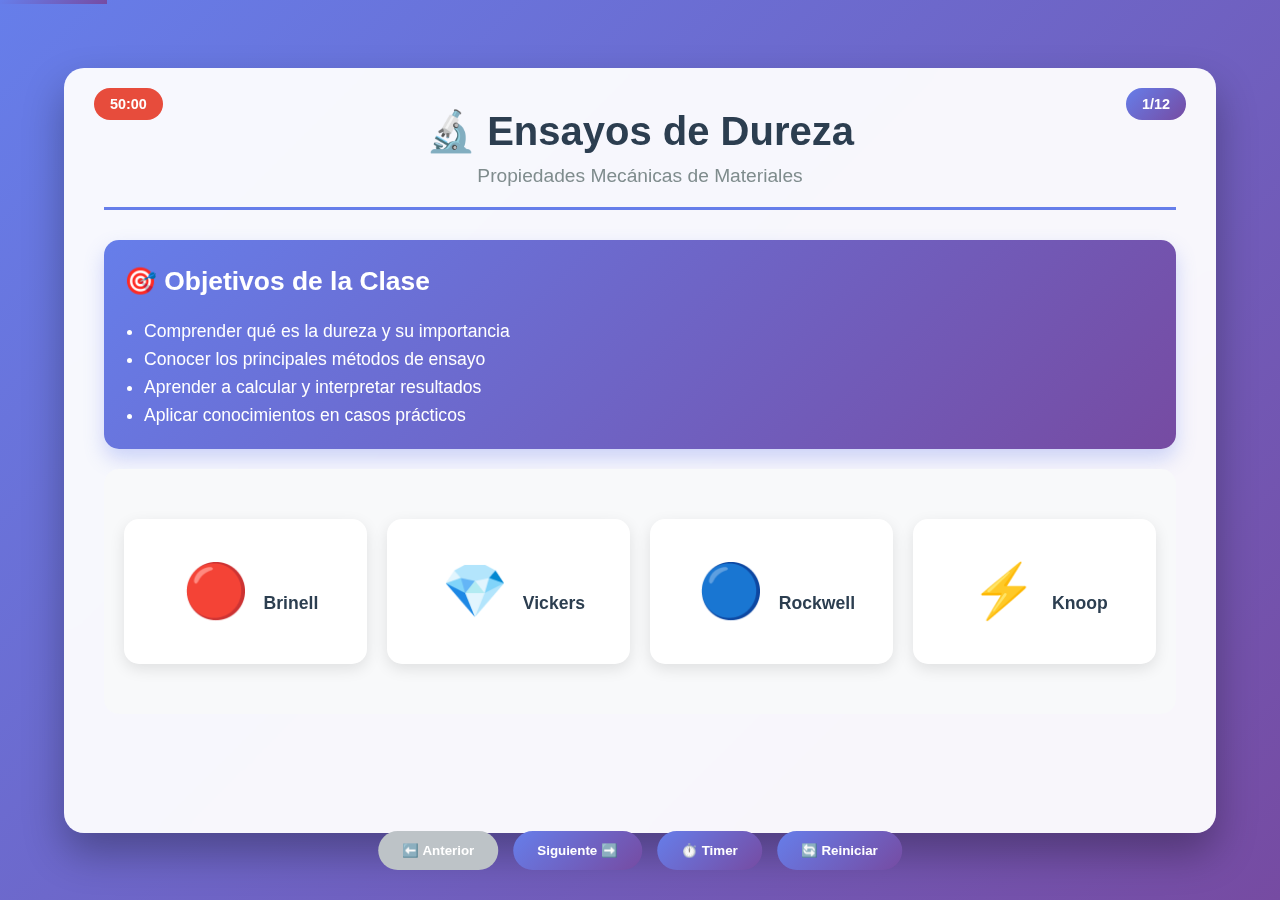
<file: IngenieriaMateriales/presentacion_dureza.html>
<!DOCTYPE html>
<html lang="es">
<head>
    <meta charset="UTF-8">
    <meta name="viewport" content="width=device-width, initial-scale=1.0">
    <title>Ensayos de Dureza - Propiedades Mecánicas</title>
    <style>
        * {
            margin: 0;
            padding: 0;
            box-sizing: border-box;
        }

        body {
            font-family: 'Segoe UI', Tahoma, Geneva, Verdana, sans-serif;
            background: linear-gradient(135deg, #667eea 0%, #764ba2 100%);
            overflow: hidden;
        }

        .presentation-container {
            width: 100vw;
            height: 100vh;
            display: flex;
            align-items: center;
            justify-content: center;
            position: relative;
        }

        .slide {
            width: 90vw;
            height: 85vh;
            background: rgba(255, 255, 255, 0.95);
            border-radius: 20px;
            box-shadow: 0 20px 40px rgba(0, 0, 0, 0.3);
            backdrop-filter: blur(10px);
            display: none;
            padding: 40px;
            overflow-y: auto;
            position: relative;
        }

        .slide.active {
            display: block;
            animation: slideIn 0.5s ease-in-out;
        }

        @keyframes slideIn {
            from { opacity: 0; transform: translateY(30px); }
            to { opacity: 1; transform: translateY(0); }
        }

        .slide-header {
            text-align: center;
            margin-bottom: 30px;
            padding-bottom: 20px;
            border-bottom: 3px solid #667eea;
        }

        .slide-title {
            font-size: 2.5em;
            color: #2c3e50;
            margin-bottom: 10px;
            font-weight: 700;
        }

        .slide-subtitle {
            font-size: 1.2em;
            color: #7f8c8d;
            font-weight: 300;
        }

        .slide-number {
            position: absolute;
            top: 20px;
            right: 30px;
            background: linear-gradient(135deg, #667eea, #764ba2);
            color: white;
            padding: 8px 16px;
            border-radius: 20px;
            font-size: 0.9em;
            font-weight: 600;
        }

        .timer {
            position: absolute;
            top: 20px;
            left: 30px;
            background: #e74c3c;
            color: white;
            padding: 8px 16px;
            border-radius: 20px;
            font-size: 0.9em;
            font-weight: 600;
        }

        .content {
            font-size: 1.1em;
            line-height: 1.6;
            color: #2c3e50;
        }

        .highlight-box {
            background: linear-gradient(135deg, #667eea, #764ba2);
            color: white;
            padding: 20px;
            border-radius: 15px;
            margin: 20px 0;
            box-shadow: 0 10px 20px rgba(102, 126, 234, 0.3);
        }

        .formula-box {
            background: #f8f9fa;
            border-left: 5px solid #667eea;
            padding: 20px;
            margin: 20px 0;
            border-radius: 10px;
            font-family: 'Courier New', monospace;
            font-size: 1.2em;
            text-align: center;
        }

        .comparison-table {
            width: 100%;
            border-collapse: collapse;
            margin: 20px 0;
            background: white;
            border-radius: 10px;
            overflow: hidden;
            box-shadow: 0 5px 15px rgba(0, 0, 0, 0.1);
        }

        .comparison-table th {
            background: linear-gradient(135deg, #667eea, #764ba2);
            color: white;
            padding: 15px;
            text-align: center;
            font-weight: 600;
        }

        .comparison-table td {
            padding: 12px 15px;
            text-align: center;
            border-bottom: 1px solid #eee;
        }

        .comparison-table tr:hover {
            background: #f8f9fa;
        }

        .icon {
            font-size: 3em;
            margin: 10px;
            display: inline-block;
        }

        .icon-grid {
            display: grid;
            grid-template-columns: repeat(4, 1fr);
            gap: 20px;
            margin: 30px 0;
        }

        .icon-item {
            text-align: center;
            padding: 20px;
            background: white;
            border-radius: 15px;
            box-shadow: 0 5px 15px rgba(0, 0, 0, 0.1);
            transition: transform 0.3s ease;
        }

        .icon-item:hover {
            transform: translateY(-5px);
        }

        .navigation {
            position: fixed;
            bottom: 30px;
            left: 50%;
            transform: translateX(-50%);
            display: flex;
            gap: 15px;
            z-index: 1000;
        }

        .nav-btn {
            background: linear-gradient(135deg, #667eea, #764ba2);
            color: white;
            border: none;
            padding: 12px 24px;
            border-radius: 25px;
            cursor: pointer;
            font-weight: 600;
            transition: all 0.3s ease;
        }

        .nav-btn:hover {
            transform: translateY(-2px);
            box-shadow: 0 5px 15px rgba(102, 126, 234, 0.4);
        }

        .nav-btn:disabled {
            background: #bdc3c7;
            cursor: not-allowed;
            transform: none;
        }

        .progress-bar {
            position: fixed;
            top: 0;
            left: 0;
            height: 4px;
            background: linear-gradient(135deg, #667eea, #764ba2);
            transition: width 0.3s ease;
            z-index: 1000;
        }

        .calculation-example {
            background: #fff3cd;
            border: 2px solid #ffc107;
            border-radius: 10px;
            padding: 20px;
            margin: 20px 0;
        }

        .step {
            margin: 10px 0;
            padding: 10px;
            background: rgba(102, 126, 234, 0.1);
            border-radius: 5px;
        }

        .two-column {
            display: grid;
            grid-template-columns: 1fr 1fr;
            gap: 30px;
            align-items: start;
        }

        .visual-demo {
            text-align: center;
            background: #f8f9fa;
            padding: 20px;
            border-radius: 15px;
            margin: 20px 0;
        }

        .hardness-scale {
            display: flex;
            align-items: center;
            justify-content: space-between;
            background: linear-gradient(90deg, #e8f5e8, #fff3cd, #ffe6e6);
            padding: 15px;
            border-radius: 10px;
            margin: 20px 0;
        }

        .scale-point {
            text-align: center;
            padding: 10px;
            border-radius: 50%;
            background: white;
            box-shadow: 0 2px 5px rgba(0, 0, 0, 0.1);
            min-width: 80px;
        }

        @media (max-width: 768px) {
            .slide {
                width: 95vw;
                height: 90vh;
                padding: 20px;
            }
            
            .slide-title {
                font-size: 2em;
            }
            
            .two-column {
                grid-template-columns: 1fr;
            }
            
            .icon-grid {
                grid-template-columns: repeat(2, 1fr);
            }
        }
    </style>
</head>
<body>
    <div class="progress-bar" id="progressBar"></div>
    
    <div class="presentation-container">
        <!-- Slide 1: Título -->
        <div class="slide active">
            <div class="slide-number">1/12</div>
            <div class="timer" id="timer">50:00</div>
            <div class="slide-header">
                <h1 class="slide-title">🔬 Ensayos de Dureza</h1>
                <p class="slide-subtitle">Propiedades Mecánicas de Materiales</p>
            </div>
            <div class="content">
                <div class="highlight-box">
                    <h2>🎯 Objetivos de la Clase</h2>
                    <ul style="margin-left: 20px; margin-top: 15px;">
                        <li>Comprender qué es la dureza y su importancia</li>
                        <li>Conocer los principales métodos de ensayo</li>
                        <li>Aprender a calcular y interpretar resultados</li>
                        <li>Aplicar conocimientos en casos prácticos</li>
                    </ul>
                </div>
                <div class="visual-demo">
                    <div class="icon-grid">
                        <div class="icon-item">
                            <div class="icon">🔴</div>
                            <strong>Brinell</strong>
                        </div>
                        <div class="icon-item">
                            <div class="icon">💎</div>
                            <strong>Vickers</strong>
                        </div>
                        <div class="icon-item">
                            <div class="icon">🔵</div>
                            <strong>Rockwell</strong>
                        </div>
                        <div class="icon-item">
                            <div class="icon">⚡</div>
                            <strong>Knoop</strong>
                        </div>
                    </div>
                </div>
            </div>
        </div>

        <!-- Slide 2: ¿Qué es la Dureza? -->
        <div class="slide">
            <div class="slide-number">2/12</div>
            <div class="timer" id="timer2">45:00</div>
            <div class="slide-header">
                <h1 class="slide-title">¿Qué es la Dureza? 🤔</h1>
            </div>
            <div class="content">
                <div class="highlight-box">
                    <h2>Definición</h2>
                    <p><strong>La dureza es la resistencia de un material a la deformación permanente localizada, especialmente por indentación.</strong></p>
                </div>
                
                <div class="two-column">
                    <div>
                        <h3>🔑 Conceptos Clave:</h3>
                        <ul style="margin-left: 20px;">
                            <li><strong>Deformación plástica</strong>: Cambio permanente</li>
                            <li><strong>Resistencia superficial</strong>: Propiedad local</li>
                            <li><strong>Indentación</strong>: Penetración controlada</li>
                        </ul>
                        
                        <h3 style="margin-top: 30px;">📊 Importancia:</h3>
                        <ul style="margin-left: 20px;">
                            <li>Control de calidad</li>
                            <li>Selección de materiales</li>
                            <li>Predicción de desgaste</li>
                            <li>Estimación de propiedades</li>
                        </ul>
                    </div>
                    <div>
                        <div class="visual-demo">
                            <h3>Escala de Dureza Relativa</h3>
                            <div class="hardness-scale">
                                <div class="scale-point">
                                    <div style="font-size: 1.5em;">🧈</div>
                                    <small>Blando</small>
                                </div>
                                <div class="scale-point">
                                    <div style="font-size: 1.5em;">🥄</div>
                                    <small>Medio</small>
                                </div>
                                <div class="scale-point">
                                    <div style="font-size: 1.5em;">💎</div>
                                    <small>Duro</small>
                                </div>
                            </div>
                        </div>
                        
                        <div class="formula-box">
                            <strong>Relación Aproximada:</strong><br>
                            HB ≈ 3.3 × σᵤ (para aceros)
                        </div>
                    </div>
                </div>
            </div>
        </div>

        <!-- Slide 3: Métodos de Ensayo -->
        <div class="slide">
            <div class="slide-number">3/12</div>
            <div class="timer" id="timer3">40:00</div>
            <div class="slide-header">
                <h1 class="slide-title">Métodos de Ensayo 🛠️</h1>
            </div>
            <div class="content">
                <table class="comparison-table">
                    <thead>
                        <tr>
                            <th>Método</th>
                            <th>Penetrador</th>
                            <th>Símbolo</th>
                            <th>Aplicación Principal</th>
                            <th>Ventaja Clave</th>
                        </tr>
                    </thead>
                    <tbody>
                        <tr>
                            <td><strong>🔴 Brinell</strong></td>
                            <td>Esfera de acero/carburo</td>
                            <td>HB</td>
                            <td>Metales blandos a medios</td>
                            <td>Alta reproducibilidad</td>
                        </tr>
                        <tr>
                            <td><strong>💎 Vickers</strong></td>
                            <td>Pirámide de diamante</td>
                            <td>HV</td>
                            <td>Universal, todos los metales</td>
                            <td>Amplio rango</td>
                        </tr>
                        <tr>
                            <td><strong>🔵 Rockwell</strong></td>
                            <td>Cono diamante/esfera</td>
                            <td>HR</td>
                            <td>Control de calidad rápido</td>
                            <td>Lectura directa</td>
                        </tr>
                        <tr>
                            <td><strong>⚡ Knoop</strong></td>
                            <td>Pirámide asimétrica</td>
                            <td>HK</td>
                            <td>Materiales duros, capas finas</td>
                            <td>Penetración mínima</td>
                        </tr>
                    </tbody>
                </table>
                
                <div class="highlight-box">
                    <h3>🎯 Criterios de Selección</h3>
                    <div style="display: grid; grid-template-columns: repeat(2, 1fr); gap: 20px; margin-top: 15px;">
                        <div>
                            <strong>Material muy duro:</strong> Vickers/Knoop<br>
                            <strong>Pieza pequeña:</strong> Vickers/Knoop
                        </div>
                        <div>
                            <strong>Control rápido:</strong> Rockwell<br>
                            <strong>Material blando:</strong> Brinell
                        </div>
                    </div>
                </div>
            </div>
        </div>

        <!-- Slide 4: Ensayo Brinell -->
        <div class="slide">
            <div class="slide-number">4/12</div>
            <div class="timer" id="timer4">35:00</div>
            <div class="slide-header">
                <h1 class="slide-title">🔴 Ensayo Brinell (HB)</h1>
            </div>
            <div class="content">
                <div class="two-column">
                    <div>
                        <h3>📏 Principio del Método</h3>
                        <p>Esfera de acero endurecido o carburo de tungsteno se presiona contra el material bajo carga específica.</p>
                        
                        <div class="visual-demo">
                            <h4>Proceso:</h4>
                            <div style="text-align: left;">
                                <div class="step">1️⃣ Preparar superficie</div>
                                <div class="step">2️⃣ Aplicar carga F</div>
                                <div class="step">3️⃣ Mantener 10-15 seg</div>
                                <div class="step">4️⃣ Medir diámetro d</div>
                            </div>
                        </div>
                        
                        <h3>🔧 Condiciones Estándar</h3>
                        <ul style="margin-left: 20px;">
                            <li><strong>Esfera:</strong> D = 10 mm</li>
                            <li><strong>Carga:</strong> 29,420 N (aceros duros)</li>
                            <li><strong>Tiempo:</strong> 10-15 segundos</li>
                        </ul>
                    </div>
                    <div>
                        <div class="formula-box">
                            <h3>🧮 Fórmula Principal</h3>
                            <div style="font-size: 1.5em; margin: 20px 0;">
                                HB = 2F / (πD(D - √(D² - d²)))
                            </div>
                            <p><strong>Donde:</strong></p>
                            <ul style="text-align: left; margin-left: 20px;">
                                <li>F = Carga aplicada (N)</li>
                                <li>D = Diámetro esfera (mm)</li>
                                <li>d = Diámetro huella (mm)</li>
                            </ul>
                        </div>
                        
                        <div class="calculation-example">
                            <h4>📊 Ejemplo Rápido</h4>
                            <p><strong>Datos:</strong> F = 29,420 N, D = 10 mm, d = 4.0 mm</p>
                            <p><strong>Resultado:</strong> HB ≈ 229</p>
                        </div>
                    </div>
                </div>
            </div>
        </div>

        <!-- Slide 5: Ensayo Vickers -->
        <div class="slide">
            <div class="slide-number">5/12</div>
            <div class="timer" id="timer5">30:00</div>
            <div class="slide-header">
                <h1 class="slide-title">💎 Ensayo Vickers (HV)</h1>
            </div>
            <div class="content">
                <div class="two-column">
                    <div>
                        <h3>💎 Penetrador de Diamante</h3>
                        <ul style="margin-left: 20px;">
                            <li><strong>Forma:</strong> Pirámide cuadrangular</li>
                            <li><strong>Ángulo:</strong> 136° entre caras</li>
                            <li><strong>Material:</strong> Diamante industrial</li>
                        </ul>
                        
                        <h3 style="margin-top: 30px;">📊 Rangos de Aplicación</h3>
                        <table style="width: 100%; border-collapse: collapse; margin: 10px 0;">
                            <tr style="background: #f8f9fa;">
                                <td style="padding: 8px; border: 1px solid #ddd;"><strong>Macrodureza</strong></td>
                                <td style="padding: 8px; border: 1px solid #ddd;">49-980 N</td>
                            </tr>
                            <tr>
                                <td style="padding: 8px; border: 1px solid #ddd;"><strong>Microdureza</strong></td>
                                <td style="padding: 8px; border: 1px solid #ddd;">0.098-1.96 N</td>
                            </tr>
                        </table>
                        
                        <div class="highlight-box" style="margin-top: 20px;">
                            <h4>✅ Ventajas Principales</h4>
                            <ul style="margin-left: 20px;">
                                <li>Aplicable a todos los materiales</li>
                                <li>Huella pequeña y precisa</li>
                                <li>Amplio rango de durezas</li>
                            </ul>
                        </div>
                    </div>
                    <div>
                        <div class="formula-box">
                            <h3>🧮 Fórmula Vickers</h3>
                            <div style="font-size: 1.8em; margin: 20px 0;">
                                HV = 1.854 × F / d²
                            </div>
                            <p><strong>Donde:</strong></p>
                            <ul style="text-align: left; margin-left: 20px;">
                                <li>F = Carga aplicada (N)</li>
                                <li>d = Diagonal promedio (mm)</li>
                            </ul>
                        </div>
                        
                        <div class="calculation-example">
                            <h4>📊 Ejemplo de Cálculo</h4>
                            <p><strong>Datos:</strong></p>
                            <p>F = 294.2 N (30 kgf)</p>
                            <p>d₁ = 0.52 mm, d₂ = 0.48 mm</p>
                            <hr style="margin: 10px 0;">
                            <p><strong>Solución:</strong></p>
                            <p>d = (0.52 + 0.48)/2 = 0.50 mm</p>
                            <p>HV = 1.854 × 294.2 / (0.50)²</p>
                            <p><strong>HV = 2,182 HV30</strong></p>
                        </div>
                    </div>
                </div>
            </div>
        </div>

        <!-- Slide 6: Ensayo Rockwell -->
        <div class="slide">
            <div class="slide-number">6/12</div>
            <div class="timer" id="timer6">25:00</div>
            <div class="slide-header">
                <h1 class="slide-title">🔵 Ensayo Rockwell (HR)</h1>
            </div>
            <div class="content">
                <div class="highlight-box">
                    <h3>🚀 El Método Más Rápido</h3>
                    <p>Mide la <strong>profundidad de penetración</strong> permanente. Lectura directa en el equipo.</p>
                </div>
                
                <div class="two-column">
                    <div>
                        <h3>🔧 Escalas Principales</h3>
                        <table style="width: 100%; border-collapse: collapse;">
                            <tr style="background: #667eea; color: white;">
                                <th style="padding: 10px;">Escala</th>
                                <th style="padding: 10px;">Penetrador</th>
                                <th style="padding: 10px;">Carga (N)</th>
                            </tr>
                            <tr>
                                <td style="padding: 8px; border: 1px solid #ddd;"><strong>HRA</strong></td>
                                <td style="padding: 8px; border: 1px solid #ddd;">Cono diamante</td>
                                <td style="padding: 8px; border: 1px solid #ddd;">588</td>
                            </tr>
                            <tr style="background: #f8f9fa;">
                                <td style="padding: 8px; border: 1px solid #ddd;"><strong>HRB</strong></td>
                                <td style="padding: 8px; border: 1px solid #ddd;">Esfera 1/16"</td>
                                <td style="padding: 8px; border: 1px solid #ddd;">981</td>
                            </tr>
                            <tr>
                                <td style="padding: 8px; border: 1px solid #ddd;"><strong>HRC</strong></td>
                                <td style="padding: 8px; border: 1px solid #ddd;">Cono diamante</td>
                                <td style="padding: 8px; border: 1px solid #ddd;">1,471</td>
                            </tr>
                        </table>
                        
                        <h3 style="margin-top: 30px;">📋 Procedimiento</h3>
                        <div class="step">1️⃣ Precarga: 98 N</div>
                        <div class="step">2️⃣ Carga total</div>
                        <div class="step">3️⃣ Mantener 2-8 seg</div>
                        <div class="step">4️⃣ Lectura directa</div>
                    </div>
                    <div>
                        <div class="formula-box">
                            <h3>🧮 Fórmulas Rockwell</h3>
                            <p><strong>Para escalas A y C:</strong></p>
                            <div style="font-size: 1.5em; margin: 15px 0;">
                                HR = 100 - 500h
                            </div>
                            <p><strong>Para escala B:</strong></p>
                            <div style="font-size: 1.5em; margin: 15px 0;">
                                HR = 130 - 500h
                            </div>
                            <p><small>h = profundidad permanente (mm)</small></p>
                        </div>
                        
                        <div class="calculation-example">
                            <h4>📊 Ejemplo HRC</h4>
                            <p><strong>Profundidad:</strong> h = 0.08 mm</p>
                            <hr style="margin: 10px 0;">
                            <p>HRC = 100 - 500 × 0.08</p>
                            <p>HRC = 100 - 40</p>
                            <p><strong>HRC = 60</strong></p>
                        </div>
                        
                        <div class="visual-demo">
                            <h4>🎯 Aplicaciones</h4>
                            <p>• Aceros templados (HRC)</p>
                            <p>• Aceros recocidos (HRB)</p>
                            <p>• Control de calidad industrial</p>
                        </div>
                    </div>
                </div>
            </div>
        </div>

        <!-- Slide 7: Comparación de Escalas -->
        <div class="slide">
            <div class="slide-number">7/12</div>
            <div class="timer" id="timer7">20:00</div>
            <div class="slide-header">
                <h1 class="slide-title">📊 Comparación de Escalas</h1>
            </div>
            <div class="content">
                <div class="highlight-box">
                    <h3>🔄 Tabla de Conversión Aproximada</h3>
                </div>
                
                <table class="comparison-table">
                    <thead>
                        <tr>
                            <th>HRC</th>
                            <th>HRB</th>
                            <th>HV</th>
                            <th>HB</th>
                            <th>Material Típico</th>
                        </tr>
                    </thead>
                    <tbody>
                        <tr>
                            <td><strong>65</strong></td>
                            <td>-</td>
                            <td>850</td>
                            <td>-</td>
                            <td>🔧 Herramientas de corte</td>
                        </tr>
                        <tr>
                            <td><strong>60</strong></td>
                            <td>-</td>
                            <td>700</td>
                            <td>-</td>
                            <td>⚔️ Aceros templados</td>
                        </tr>
                        <tr>
                            <td><strong>50</strong></td>
                            <td>-</td>
                            <td>500</td>
                            <td>480</td>
                            <td>🏗️ Aceros tratados</td>
                        </tr>
                        <tr>
                            <td><strong>40</strong></td>
                            <td>-</td>
                            <td>380</td>
                            <td>360</td>
                            <td>🔩 Aceros medios</td>
                        </tr>
                        <tr>
                            <td><strong>30</strong></td>
                            <td>95</td>
                            <td>280</td>
                            <td>270</td>
                            <td>📐 Aceros blandos</td>
                        </tr>
                        <tr>
                            <td>-</td>
                            <td><strong>75</strong></td>
                            <td>180</td>
                            <td>170</td>
                            <td>🥉 Latones duros</td>
                        </tr>
                        <tr>
                            <td>-</td>
                            <td><strong>65</strong></td>
                            <td>140</td>
                            <td>135</td>
                            <td>✈️ Aluminio duro</td>
                        </tr>
                    </tbody>
                </table>
                
                <div class="two-column">
                    <div class="visual-demo">
                        <h4>📈 Relaciones Empíricas</h4>
                        <div class="formula-box" style="font-size: 1em;">
                            <p><strong>Para aceros:</strong></p>
                            <p>HB ≈ 10 × HRC - 50</p>
                            <p>HV ≈ HB (cuando HB < 300)</p>
                            <p>σᵤ ≈ HB/3.3 (MPa)</p>
                        </div>
                    </div>
                    <div class="highlight-box">
                        <h4>⚠️ Consideraciones Importantes</h4>
                        <ul style="margin-left: 20px;">
                            <li>Las conversiones son aproximadas</li>
                            <li>Dependen del tipo de material</li>
                            <li>Usar con precaución en diseño</li>
                            <li>Preferir ensayo directo cuando sea posible</li>
                        </ul>
                    </div>
                </div>
            </div>
        </div>

        <!-- Slide 8: Ejercicio Práctico 1 -->
        <div class="slide">
            <div class="slide-number">8/12</div>
            <div class="timer" id="timer8">15:00</div>
            <div class="slide-header">
                <h1 class="slide-title">🧮 Ejercicio Práctico 1</h1>
                <p class="slide-subtitle">Cálculo de Dureza Brinell</p>
            </div>
            <div class="content">
                <div class="calculation-example" style="font-size: 1.2em;">
                    <h3>📋 Problema</h3>
                    <p>Un acero al carbono se ensaya con los siguientes datos:</p>
                    <ul style="margin: 15px 0 15px 30px;">
                        <li><strong>Esfera:</strong> D = 10 mm</li>
                        <li><strong>Carga:</strong> F = 29,420 N</li>
                        <li><strong>Diámetro de huella:</strong> d = 3.8 mm</li>
                    </ul>
                    <p><strong>Calcular la dureza Brinell (HB)</strong></p>
                </div>
                
                <div class="two-column">
                    <div>
                        <div class="formula-box">
                            <h4>🧮 Fórmula</h4>
                            <div style="font-size: 1.3em; margin: 15px 0;">
                                HB = 2F / (πD(D - √(D² - d²)))
                            </div>
                        </div>
                        
                        <div class="step">
                            <h4>Paso 1: Identificar datos</h4>
                            <p>F = 29,420 N</p>
                            <p>D = 10 mm</p>
                            <p>d = 3.8 mm</p>
                        </div>
                        
                        <div class="step">
                            <h4>Paso 2: Calcular √(D² - d²)</h4>
                            <p>√(100 - 14.44) = √85.56 = 9.25</p>
                        </div>
                    </div>
                    <div>
                        <div class="step">
                            <h4>Paso 3: Aplicar fórmula</h4>
                            <p>HB = 2 × 29,420 / (π × 10 × (10 - 9.25))</p>
                            <p>HB = 58,840 / (π × 10 × 0.75)</p>
                            <p>HB = 58,840 / 23.56</p>
                        </div>
                        
                        <div class="highlight-box">
                            <h3>🎯 Resultado Final</h3>
                            <div style="font-size: 2em; text-align: center; margin: 20px 0;">
                                <strong>HB = 250</strong>
                            </div>
                            <p style="text-align: center;">Dureza Brinell = 250 HB</p>
                        </div>
                        
                        <div class="visual-demo">
                            <p><strong>Interpretación:</strong> Acero de dureza media, adecuado para aplicaciones estructurales.</p>
                        </div>
                    </div>
                </div>
            </div>
        </div>

        <!-- Slide 9: Ejercicio Práctico 2 -->
        <div class="slide">
            <div class="slide-number">9/12</div>
            <div class="timer" id="timer9">10:00</div>
            <div class="slide-header">
                <h1 class="slide-title">🧮 Ejercicio Práctico 2</h1>
                <p class="slide-subtitle">Selección de Método de Ensayo</p>
            </div>
            <div class="content">
                <div class="calculation-example" style="font-size: 1.1em;">
                    <h3>🎯 Casos de Aplicación</h3>
                    <p>Para cada situación, selecciona el método de ensayo más adecuado y justifica tu elección:</p>
                </div>
                
                <div style="display: grid; grid-template-columns: 1fr 1fr; gap: 20px; margin: 30px 0;">
                    <div class="visual-demo">
                        <h4>Caso A 🔧</h4>
                        <p><strong>Situación:</strong> Control de calidad rápido en línea de producción de tornillos de acero</p>
                        <div class="highlight-box" style="margin-top: 15px;">
                            <p><strong>Método recomendado:</strong> Rockwell (HRC)</p>
                            <p><strong>Justificación:</strong></p>
                            <ul style="margin-left: 20px; text-align: left;">
                                <li>Lectura directa y rápida</li>
                                <li>Ideal para control de calidad</li>
                                <li>Adecuado para aceros tratados</li>
                            </ul>
                        </div>
                    </div>
                    
                    <div class="visual-demo">
                        <h4>Caso B 🔬</h4>
                        <p><strong>Situación:</strong> Medición de dureza en capa nitrurada de 0.1 mm de espesor</p>
                        <div class="highlight-box" style="margin-top: 15px;">
                            <p><strong>Método recomendado:</strong> Knoop (HK)</p>
                            <p><strong>Justificación:</strong></p>
                            <ul style="margin-left: 20px; text-align: left;">
                                <li>Penetración mínima</li>
                                <li>Ideal para capas delgadas</li>
                                <li>Huella pequeña y controlada</li>
                            </ul>
                        </div>
                    </div>
                </div>
                
                <div style="display: grid; grid-template-columns: 1fr 1fr; gap: 20px;">
                    <div class="visual-demo">
                        <h4>Caso C 🏗️</h4>
                        <p><strong>Situación:</strong> Caracterización completa de aleación de aluminio para investigación</p>
                        <div class="highlight-box" style="margin-top: 15px;">
                            <p><strong>Método recomendado:</strong> Vickers (HV)</p>
                            <p><strong>Justificación:</strong></p>
                            <ul style="margin-left: 20px; text-align: left;">
                                <li>Método universal</li>
                                <li>Alta precisión</li>
                                <li>Aplicable a materiales blandos</li>
                            </ul>
                        </div>
                    </div>
                    
                    <div class="visual-demo">
                        <h4>Caso D ⚙️</h4>
                        <p><strong>Situación:</strong> Inspección de fundición de hierro gris en piezas grandes</p>
                        <div class="highlight-box" style="margin-top: 15px;">
                            <p><strong>Método recomendado:</strong> Brinell (HB)</p>
                            <p><strong>Justificación:</strong></p>
                            <ul style="margin-left: 20px; text-align: left;">
                                <li>Adecuado para materiales heterogéneos</li>
                                <li>Huella grande = promedio representativo</li>
                                <li>Tradicional para fundiciones</li>
                            </ul>
                        </div>
                    </div>
                </div>
            </div>
        </div>

        <!-- Slide 10: Aplicaciones Industriales -->
        <div class="slide">
            <div class="slide-number">10/12</div>
            <div class="timer" id="timer10">7:00</div>
            <div class="slide-header">
                <h1 class="slide-title">🏭 Aplicaciones Industriales</h1>
            </div>
            <div class="content">
                <div class="icon-grid">
                    <div class="icon-item">
                        <div class="icon">🚗</div>
                        <h4>Automotriz</h4>
                        <p>Control de cigüeñales, componentes de transmisión, tratamientos térmicos</p>
                        <small><strong>Típico:</strong> HRC 58-62</small>
                    </div>
                    <div class="icon-item">
                        <div class="icon">✈️</div>
                        <h4>Aeroespacial</h4>
                        <p>Materiales de alta resistencia, recubrimientos especiales, componentes críticos</p>
                        <small><strong>Típico:</strong> HV 400-800</small>
                    </div>
                    <div class="icon-item">
                        <div class="icon">🔧</div>
                        <h4>Herramientas</h4>
                        <p>Filos de corte, brocas, matrices, control de calidad en producción</p>
                        <small><strong>Típico:</strong> HRC 60-65</small>
                    </div>
                    <div class="icon-item">
                        <div class="icon">🏗️</div>
                        <h4>Construcción</h4>
                        <p>Aceros estructurales, elementos de unión, verificación de soldaduras</p>
                        <small><strong>Típico:</strong> HB 150-250</small>
                    </div>
                </div>
                
                <div class="two-column" style="margin-top: 30px;">
                    <div class="highlight-box">
                        <h3>📊 Control de Calidad</h3>
                        <ul style="margin-left: 20px;">
                            <li><strong>Recepción de materiales:</strong> Verificación de especificaciones</li>
                            <li><strong>Procesos de manufactura:</strong> Control de tratamientos térmicos</li>
                            <li><strong>Producto final:</strong> Cumplimiento de estándares</li>
                            <li><strong>Mantenimiento:</strong> Evaluación de desgaste</li>
                        </ul>
                    </div>
                    <div class="highlight-box">
                        <h3>🔍 Tendencias Actuales</h3>
                        <ul style="margin-left: 20px;">
                            <li><strong>Automatización:</strong> Sistemas de medición automática</li>
                            <li><strong>Portabilidad:</strong> Equipos de campo</li>
                            <li><strong>Precisión:</strong> Nano y microindentación</li>
                            <li><strong>Digitalización:</strong> Registro y análisis de datos</li>
                        </ul>
                    </div>
                </div>
            </div>
        </div>

        <!-- Slide 11: Normas y Estándares -->
        <div class="slide">
            <div class="slide-number">11/12</div>
            <div class="timer" id="timer11">4:00</div>
            <div class="slide-header">
                <h1 class="slide-title">📚 Normas y Estándares</h1>
            </div>
            <div class="content">
                <div class="two-column">
                    <div>
                        <h3>📋 Normas ASTM</h3>
                        <table style="width: 100%; border-collapse: collapse;">
                            <tr style="background: #667eea; color: white;">
                                <th style="padding: 10px;">Norma</th>
                                <th style="padding: 10px;">Método</th>
                            </tr>
                            <tr>
                                <td style="padding: 10px; border: 1px solid #ddd;"><strong>ASTM E10</strong></td>
                                <td style="padding: 10px; border: 1px solid #ddd;">Brinell</td>
                            </tr>
                            <tr style="background: #f8f9fa;">
                                <td style="padding: 10px; border: 1px solid #ddd;"><strong>ASTM E92</strong></td>
                                <td style="padding: 10px; border: 1px solid #ddd;">Vickers</td>
                            </tr>
                            <tr>
                                <td style="padding: 10px; border: 1px solid #ddd;"><strong>ASTM E18</strong></td>
                                <td style="padding: 10px; border: 1px solid #ddd;">Rockwell</td>
                            </tr>
                            <tr style="background: #f8f9fa;">
                                <td style="padding: 10px; border: 1px solid #ddd;"><strong>ASTM E384</strong></td>
                                <td style="padding: 10px; border: 1px solid #ddd;">Knoop/Microdureza</td>
                            </tr>
                        </table>
                        
                        <h3 style="margin-top: 30px;">🌍 Normas ISO</h3>
                        <ul style="margin-left: 20px;">
                            <li><strong>ISO 6506:</strong> Ensayo Brinell</li>
                            <li><strong>ISO 6507:</strong> Ensayo Vickers</li>
                            <li><strong>ISO 6508:</strong> Ensayo Rockwell</li>
                            <li><strong>ISO 14577:</strong> Indentación instrumentada</li>
                        </ul>
                    </div>
                    <div>
                        <div class="highlight-box">
                            <h3>⚠️ Factores Críticos para Validez</h3>
                            <ul style="margin-left: 20px;">
                                <li><strong>Preparación de superficie:</strong> Rugosidad < Ra 0.4 μm</li>
                                <li><strong>Espesor mínimo:</strong> 8-10 veces la profundidad de indentación</li>
                                <li><strong>Distancia entre huellas:</strong> Mínimo 3 diámetros</li>
                                <li><strong>Velocidad de aplicación:</strong> Según norma específica</li>
                                <li><strong>Temperatura:</strong> 23°C ± 5°C (estándar)</li>
                            </ul>
                        </div>
                        
                        <div class="visual-demo">
                            <h3>🔬 Calibración de Equipos</h3>
                            <p><strong>Frecuencia recomendada:</strong></p>
                            <ul style="text-align: left; margin-left: 20px;">
                                <li>Uso diario: Verificación con patrones</li>
                                <li>Mensual: Calibración completa</li>
                                <li>Anual: Certificación metrológica</li>
                            </ul>
                        </div>
                        
                        <div class="formula-box">
                            <h4>📊 Incertidumbre Típica</h4>
                            <p>Brinell: ± 3-5%</p>
                            <p>Vickers: ± 2-4%</p>
                            <p>Rockwell: ± 1-2%</p>
                        </div>
                    </div>
                </div>
            </div>
        </div>

        <!-- Slide 12: Resumen y Conclusiones -->
        <div class="slide">
            <div class="slide-number">12/12</div>
            <div class="timer" id="timer12">1:00</div>
            <div class="slide-header">
                <h1 class="slide-title">🎯 Resumen y Conclusiones</h1>
            </div>
            <div class="content">
                <div class="highlight-box">
                    <h2>✅ Conceptos Clave Aprendidos</h2>
                    <div style="display: grid; grid-template-columns: 1fr 1fr; gap: 30px; margin-top: 20px;">
                        <div>
                            <h4>🔬 Fundamentos</h4>
                            <ul style="margin-left: 20px;">
                                <li>Dureza = resistencia a deformación permanente</li>
                                <li>Relación con otras propiedades mecánicas</li>
                                <li>Importancia en selección de materiales</li>
                            </ul>
                        </div>
                        <div>
                            <h4>🛠️ Métodos de Ensayo</h4>
                            <ul style="margin-left: 20px;">
                                <li>Brinell: materiales blandos/medios</li>
                                <li>Vickers: método universal</li>
                                <li>Rockwell: control rápido</li>
                                <li>Knoop: capas delgadas</li>
                            </ul>
                        </div>
                    </div>
                </div>
                
                <div class="two-column" style="margin-top: 30px;">
                    <div class="visual-demo">
                        <h3>🧮 Fórmulas Principales</h3>
                        <div style="text-align: left;">
                            <p><strong>Brinell:</strong> HB = 2F/(πD(D-√(D²-d²)))</p>
                            <p><strong>Vickers:</strong> HV = 1.854 × F/d²</p>
                            <p><strong>Rockwell:</strong> HR = 100 - 500h</p>
                        </div>
                    </div>
                    <div class="visual-demo">
                        <h3>🎯 Criterios de Selección</h3>
                        <div style="text-align: left;">
                            <p><strong>Material:</strong> duro → Vickers/Knoop</p>
                            <p><strong>Velocidad:</strong> rápido → Rockwell</p>
                            <p><strong>Precisión:</strong> alta → Vickers</p>
                            <p><strong>Tamaño:</strong> pequeño → Knoop</p>
                        </div>
                    </div>
                </div>
                
                <div class="highlight-box" style="margin-top: 30px;">
                    <h3>🚀 Próximos Pasos</h3>
                    <div style="display: grid; grid-template-columns: repeat(3, 1fr); gap: 20px; margin-top: 15px;">
                        <div>
                            <strong>📝 Práctica</strong><br>
                            Resolver ejercicios adicionales<br>
                            Laboratorio hands-on
                        </div>
                        <div>
                            <strong>🔬 Investigación</strong><br>
                            Métodos avanzados<br>
                            Nanoindentación
                        </div>
                        <div>
                            <strong>🏭 Aplicación</strong><br>
                            Casos industriales<br>
                            Proyectos reales
                        </div>
                    </div>
                </div>
                
                <div style="text-align: center; margin-top: 40px; font-size: 1.5em; color: #667eea;">
                    <strong>¡Gracias por su atención! 🎓</strong><br>
                    <small style="font-size: 0.8em; color: #7f8c8d;">¿Preguntas?</small>
                </div>
            </div>
        </div>
    </div>

    <div class="navigation">
        <button class="nav-btn" id="prevBtn" onclick="changeSlide(-1)">⬅️ Anterior</button>
        <button class="nav-btn" id="nextBtn" onclick="changeSlide(1)">Siguiente ➡️</button>
        <button class="nav-btn" onclick="toggleTimer()">⏱️ Timer</button>
        <button class="nav-btn" onclick="resetPresentation()">🔄 Reiniciar</button>
    </div>

    <script>
        let currentSlide = 0;
        const slides = document.querySelectorAll('.slide');
        const totalSlides = slides.length;
        let timerRunning = false;
        let startTime = Date.now();
        const totalTime = 50 * 60 * 1000; // 50 minutos en millisegundos
        
        // Tiempo aproximado por slide (en minutos)
        const slideTimings = [5, 4, 4, 4, 4, 4, 3, 3, 3, 3, 3, 2];
        
        function updateProgressBar() {
            const progress = ((currentSlide + 1) / totalSlides) * 100;
            document.getElementById('progressBar').style.width = progress + '%';
        }
        
        function updateTimer() {
            if (!timerRunning) return;
            
            const elapsed = Date.now() - startTime;
            const remaining = totalTime - elapsed;
            
            if (remaining <= 0) {
                document.querySelectorAll('[id^="timer"]').forEach(timer => {
                    timer.textContent = "00:00";
                    timer.style.background = "#e74c3c";
                });
                return;
            }
            
            const minutes = Math.floor(remaining / 60000);
            const seconds = Math.floor((remaining % 60000) / 1000);
            const timeString = `${minutes.toString().padStart(2, '0')}:${seconds.toString().padStart(2, '0')}`;
            
            // Calcular tiempo sugerido para slide actual
            const totalElapsedMinutes = Math.floor(elapsed / 60000);
            const suggestedTime = slideTimings.slice(0, currentSlide + 1).reduce((a, b) => a + b, 0);
            const suggestedRemaining = Math.max(0, (50 - suggestedTime));
            
            document.querySelectorAll('[id^="timer"]').forEach(timer => {
                timer.textContent = timeString;
                // Cambiar color si va retrasado
                if (totalElapsedMinutes > suggestedTime) {
                    timer.style.background = "#f39c12";
                } else {
                    timer.style.background = "#27ae60";
                }
            });
        }
        
        function changeSlide(direction) {
            slides[currentSlide].classList.remove('active');
            currentSlide += direction;
            
            if (currentSlide < 0) currentSlide = 0;
            if (currentSlide >= totalSlides) currentSlide = totalSlides - 1;
            
            slides[currentSlide].classList.add('active');
            updateProgressBar();
            updateNavigationButtons();
        }
        
        function updateNavigationButtons() {
            document.getElementById('prevBtn').disabled = currentSlide === 0;
            document.getElementById('nextBtn').disabled = currentSlide === totalSlides - 1;
        }
        
        function toggleTimer() {
            timerRunning = !timerRunning;
            if (timerRunning) {
                startTime = Date.now();
                setInterval(updateTimer, 1000);
            }
        }
        
        function resetPresentation() {
            currentSlide = 0;
            slides.forEach(slide => slide.classList.remove('active'));
            slides[0].classList.add('active');
            updateProgressBar();
            updateNavigationButtons();
            startTime = Date.now();
        }
        
        // Navegación con teclado
        document.addEventListener('keydown', function(e) {
            if (e.key === 'ArrowLeft') changeSlide(-1);
            if (e.key === 'ArrowRight') changeSlide(1);
            if (e.key === ' ') {
                e.preventDefault();
                changeSlide(1);
            }
            if (e.key === 'r' || e.key === 'R') resetPresentation();
            if (e.key === 't' || e.key === 'T') toggleTimer();
        });
        
        // Inicializar
        updateProgressBar();
        updateNavigationButtons();
        
        // Auto-start timer después de 2 segundos
        setTimeout(() => {
            toggleTimer();
        }, 2000);
        
        // Añadir indicadores visuales para interactividad
        document.addEventListener('DOMContentLoaded', function() {
            // Efecto hover en elementos interactivos
            const interactiveElements = document.querySelectorAll('.icon-item, .nav-btn, .comparison-table tr');
            interactiveElements.forEach(element => {
                element.addEventListener('mouseenter', function() {
                    this.style.transform = 'scale(1.02)';
                });
                element.addEventListener('mouseleave', function() {
                    this.style.transform = 'scale(1)';
                });
            });
        });
    </script>
</body>
</html>
</file>
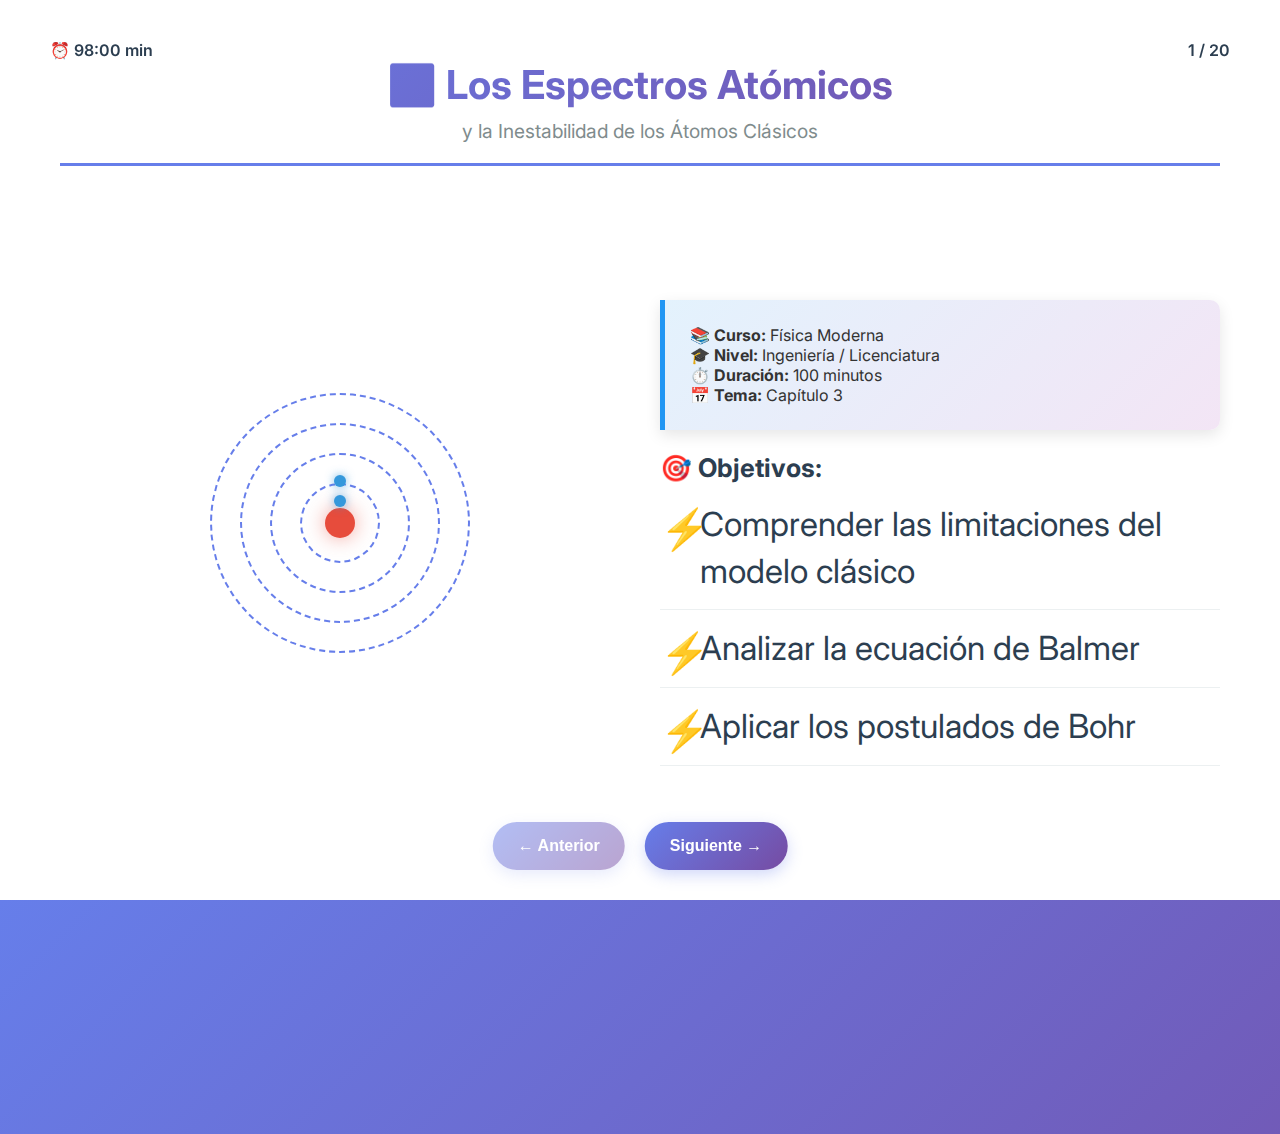
<file: FisicaModerna/Presentaciones/espectros-atomicos.html>
<!DOCTYPE html>
<html lang="es">
<head>
    <meta charset="UTF-8">
    <meta name="viewport" content="width=device-width, initial-scale=1.0">
    <title>Los Espectros Atómicos - Presentación Interactiva</title>
    <style>
        @import url('https://fonts.googleapis.com/css2?family=Inter:wght@300;400;500;600;700;800&display=swap');
        
        * {
            margin: 0;
            padding: 0;
            box-sizing: border-box;
        }
        
        body {
            font-family: 'Inter', sans-serif;
            background: linear-gradient(135deg, #667eea 0%, #764ba2 100%);
            color: #333;
            overflow: hidden;
        }
        
        .presentation-container {
            width: 100vw;
            height: 100vh;
            position: relative;
        }
        
        .slide {
            width: 100%;
            height: 100%;
            position: absolute;
            top: 0;
            left: 0;
            opacity: 0;
            transform: translateX(100px);
            transition: all 0.6s ease;
            background: white;
            display: flex;
            flex-direction: column;
            padding: 60px;
            box-sizing: border-box;
        }
        
        .slide.active {
            opacity: 1;
            transform: translateX(0);
        }
        
        .slide.prev {
            transform: translateX(-100px);
        }
        
        /* Slide Headers */
        .slide-header {
            text-align: center;
            margin-bottom: 40px;
            border-bottom: 3px solid #667eea;
            padding-bottom: 20px;
        }
        
        .slide-title {
            font-size: 2.5em;
            font-weight: 700;
            color: #2c3e50;
            margin-bottom: 10px;
            background: linear-gradient(135deg, #667eea, #764ba2);
            -webkit-background-clip: text;
            -webkit-text-fill-color: transparent;
            background-clip: text;
        }
        
        .slide-subtitle {
            font-size: 1.2em;
            color: #7f8c8d;
            font-weight: 400;
        }
        
        /* Content Layouts */
        .content {
            flex: 1;
            display: flex;
            flex-direction: column;
            justify-content: center;
        }
        
        .two-column {
            display: grid;
            grid-template-columns: 1fr 1fr;
            gap: 40px;
            align-items: center;
        }
        
        .three-column {
            display: grid;
            grid-template-columns: 1fr 1fr 1fr;
            gap: 30px;
        }
        
        /* Text Styles */
        .large-text {
            font-size: 1.6em;
            line-height: 1.4;
            color: #2c3e50;
        }
        
        .highlight {
            background: linear-gradient(120deg, #a8edea 0%, #fed6e3 100%);
            padding: 2px 8px;
            border-radius: 4px;
            font-weight: 600;
        }
        
        .emphasis {
            color: #e74c3c;
            font-weight: 700;
        }
        
        /* Lists */
        .bullet-list {
            list-style: none;
            padding: 0;
        }
        
        .bullet-list li {
            padding: 15px 0;
            font-size: 1.3em;
            position: relative;
            padding-left: 40px;
            border-bottom: 1px solid #ecf0f1;
        }
        
        .bullet-list li::before {
            content: '⚡';
            position: absolute;
            left: 0;
            color: #667eea;
            font-size: 1.2em;
            font-weight: bold;
        }
        
        /* Equations */
        .equation-box {
            background: linear-gradient(135deg, #f8f9fa, #e9ecef);
            border: 2px solid #667eea;
            border-radius: 15px;
            padding: 30px;
            text-align: center;
            margin: 20px 0;
            box-shadow: 0 10px 30px rgba(102, 126, 234, 0.1);
        }
        
        .equation {
            font-size: 2.2em;
            font-weight: 600;
            color: #2c3e50;
            margin-bottom: 10px;
            font-family: 'Courier New', monospace;
        }
        
        .equation-label {
            font-size: 1.1em;
            color: #7f8c8d;
            font-style: italic;
        }
        
        /* Info Boxes */
        .info-box {
            background: linear-gradient(135deg, #e3f2fd, #f3e5f5);
            border-left: 5px solid #2196f3;
            padding: 25px;
            border-radius: 0 10px 10px 0;
            margin: 20px 0;
            box-shadow: 0 5px 15px rgba(0,0,0,0.1);
        }
        
        .warning-box {
            background: linear-gradient(135deg, #fff3e0, #fce4ec);
            border-left: 5px solid #ff9800;
            padding: 25px;
            border-radius: 0 10px 10px 0;
            margin: 20px 0;
            box-shadow: 0 5px 15px rgba(0,0,0,0.1);
        }
        
        .success-box {
            background: linear-gradient(135deg, #e8f5e8, #f1f8e9);
            border-left: 5px solid #4caf50;
            padding: 25px;
            border-radius: 0 10px 10px 0;
            margin: 20px 0;
            box-shadow: 0 5px 15px rgba(0,0,0,0.1);
        }
        
        /* Visual Elements */
        .atom-diagram {
            width: 300px;
            height: 300px;
            position: relative;
            margin: 0 auto;
        }
        
        .nucleus {
            width: 30px;
            height: 30px;
            background: #e74c3c;
            border-radius: 50%;
            position: absolute;
            top: 50%;
            left: 50%;
            transform: translate(-50%, -50%);
            box-shadow: 0 0 20px rgba(231, 76, 60, 0.5);
        }
        
        .orbit {
            border: 2px dashed #667eea;
            border-radius: 50%;
            position: absolute;
            top: 50%;
            left: 50%;
            transform: translate(-50%, -50%);
        }
        
        .orbit-1 { width: 80px; height: 80px; }
        .orbit-2 { width: 140px; height: 140px; }
        .orbit-3 { width: 200px; height: 200px; }
        .orbit-4 { width: 260px; height: 260px; }
        
        .electron {
            width: 12px;
            height: 12px;
            background: #3498db;
            border-radius: 50%;
            position: absolute;
            box-shadow: 0 0 10px rgba(52, 152, 219, 0.7);
        }
        
        .electron-1 {
            top: 10px;
            left: 50%;
            transform: translateX(-50%);
            animation: orbit1 4s linear infinite;
        }
        
        .electron-2 {
            top: 20px;
            left: 50%;
            transform: translateX(-50%);
            animation: orbit2 6s linear infinite;
        }
        
        @keyframes orbit1 {
            from { transform: translateX(-50%) rotate(0deg) translateX(40px) rotate(0deg); }
            to { transform: translateX(-50%) rotate(360deg) translateX(40px) rotate(-360deg); }
        }
        
        @keyframes orbit2 {
            from { transform: translateX(-50%) rotate(0deg) translateX(70px) rotate(0deg); }
            to { transform: translateX(-50%) rotate(360deg) translateX(70px) rotate(-360deg); }
        }
        
        /* Spectrum Display */
        .spectrum {
            height: 60px;
            margin: 20px 0;
            border-radius: 8px;
            position: relative;
        }
        
        .continuous-spectrum {
            background: linear-gradient(to right, #ff0000, #ff7f00, #ffff00, #00ff00, #0000ff, #4b0082, #9400d3);
        }
        
        .line-spectrum {
            background: #1a1a1a;
            position: relative;
        }
        
        .spectral-line {
            position: absolute;
            top: 0;
            height: 100%;
            width: 4px;
        }
        
        .line-656 { left: 15%; background: #ff0000; } /* Hα */
        .line-486 { left: 30%; background: #00ffff; } /* Hβ */
        .line-434 { left: 45%; background: #0000ff; } /* Hγ */
        .line-410 { left: 60%; background: #8000ff; } /* Hδ */
        
        /* Energy Level Diagram */
        .energy-diagram {
            width: 400px;
            height: 500px;
            position: relative;
            margin: 0 auto;
            background: linear-gradient(to bottom, #f8f9fa, #e9ecef);
            border: 2px solid #dee2e6;
            border-radius: 10px;
            padding: 20px;
        }
        
        .energy-level {
            position: absolute;
            left: 50px;
            right: 50px;
            height: 3px;
            background: #667eea;
            border-radius: 2px;
        }
        
        .level-n1 { bottom: 50px; }
        .level-n2 { bottom: 120px; }
        .level-n3 { bottom: 180px; }
        .level-n4 { bottom: 220px; }
        .level-n5 { bottom: 250px; }
        
        .level-label {
            position: absolute;
            right: -80px;
            top: -10px;
            font-weight: 600;
            color: #2c3e50;
        }
        
        .transition-arrow {
            position: absolute;
            left: 150px;
            width: 3px;
            background: #e74c3c;
            border-radius: 2px;
        }
        
        .arrow-balmer {
            bottom: 50px;
            height: 70px;
        }
        
        .arrow-lyman {
            bottom: 50px;
            height: 130px;
            left: 180px;
        }
        
        /* Navigation */
        .nav-controls {
            position: fixed;
            bottom: 30px;
            left: 50%;
            transform: translateX(-50%);
            display: flex;
            gap: 20px;
            z-index: 1000;
        }
        
        .nav-btn {
            padding: 15px 25px;
            background: linear-gradient(135deg, #667eea, #764ba2);
            color: white;
            border: none;
            border-radius: 50px;
            cursor: pointer;
            font-weight: 600;
            font-size: 1em;
            transition: all 0.3s ease;
            box-shadow: 0 5px 15px rgba(102, 126, 234, 0.3);
        }
        
        .nav-btn:hover {
            transform: translateY(-3px);
            box-shadow: 0 8px 25px rgba(102, 126, 234, 0.4);
        }
        
        .nav-btn:disabled {
            opacity: 0.5;
            cursor: not-allowed;
            transform: none;
        }
        
        .slide-counter {
            position: fixed;
            top: 30px;
            right: 30px;
            background: rgba(255, 255, 255, 0.9);
            padding: 10px 20px;
            border-radius: 25px;
            font-weight: 600;
            color: #2c3e50;
            backdrop-filter: blur(10px);
            z-index: 1000;
        }
        
        .time-indicator {
            position: fixed;
            top: 30px;
            left: 30px;
            background: rgba(255, 255, 255, 0.9);
            padding: 10px 20px;
            border-radius: 25px;
            font-weight: 600;
            color: #2c3e50;
            backdrop-filter: blur(10px);
            z-index: 1000;
        }
        
        /* Timeline */
        .timeline {
            position: relative;
            padding: 20px 0;
        }
        
        .timeline-item {
            display: flex;
            align-items: center;
            margin: 20px 0;
            padding: 20px;
            background: white;
            border-radius: 10px;
            box-shadow: 0 5px 15px rgba(0,0,0,0.1);
        }
        
        .timeline-year {
            background: #667eea;
            color: white;
            padding: 10px 15px;
            border-radius: 50px;
            font-weight: 700;
            margin-right: 20px;
            min-width: 80px;
            text-align: center;
        }
        
        .timeline-content {
            flex: 1;
        }
        
        .timeline-title {
            font-weight: 600;
            color: #2c3e50;
            margin-bottom: 5px;
        }
        
        .timeline-description {
            color: #7f8c8d;
        }
        
        /* Problem Cards */
        .problem-card {
            background: white;
            border-radius: 15px;
            padding: 30px;
            margin: 15px;
            box-shadow: 0 10px 30px rgba(0,0,0,0.1);
            transition: transform 0.3s ease;
        }
        
        .problem-card:hover {
            transform: translateY(-5px);
        }
        
        .problem-title {
            font-size: 1.4em;
            font-weight: 600;
            color: #2c3e50;
            margin-bottom: 15px;
            display: flex;
            align-items: center;
        }
        
        .problem-icon {
            margin-right: 10px;
            font-size: 1.5em;
        }
        
        /* Animations */
        .fade-in {
            animation: fadeIn 0.8s ease-in;
        }
        
        @keyframes fadeIn {
            from { opacity: 0; transform: translateY(20px); }
            to { opacity: 1; transform: translateY(0); }
        }
        
        .pulse {
            animation: pulse 2s infinite;
        }
        
        @keyframes pulse {
            0%, 100% { transform: scale(1); }
            50% { transform: scale(1.05); }
        }
        
        /* Responsive */
        @media (max-width: 768px) {
            .slide {
                padding: 30px 20px;
            }
            
            .slide-title {
                font-size: 2em;
            }
            
            .two-column {
                grid-template-columns: 1fr;
                gap: 20px;
            }
            
            .equation {
                font-size: 1.6em;
            }
            
            .atom-diagram {
                width: 250px;
                height: 250px;
            }
        }
    </style>
</head>
<body>
    <div class="presentation-container">
        <!-- Indicadores -->
        <div class="slide-counter">
            <span id="current-slide">1</span> / <span id="total-slides">20</span>
        </div>
        
        <div class="time-indicator">
            ⏰ <span id="timer">100:00</span> min
        </div>
        
        <!-- SLIDE 1: PORTADA -->
        <div class="slide active" data-time="2">
            <div class="slide-header">
                <div class="slide-title">⚛️ Los Espectros Atómicos</div>
                <div class="slide-subtitle">y la Inestabilidad de los Átomos Clásicos</div>
            </div>
            
            <div class="content">
                <div class="two-column">
                    <div>
                        <div class="atom-diagram">
                            <div class="nucleus"></div>
                            <div class="orbit orbit-1">
                                <div class="electron electron-1"></div>
                            </div>
                            <div class="orbit orbit-2">
                                <div class="electron electron-2"></div>
                            </div>
                            <div class="orbit orbit-3"></div>
                            <div class="orbit orbit-4"></div>
                        </div>
                    </div>
                    
                    <div>
                        <div class="info-box">
                            <strong>📚 Curso:</strong> Física Moderna<br>
                            <strong>🎓 Nivel:</strong> Ingeniería / Licenciatura<br>
                            <strong>⏱️ Duración:</strong> 100 minutos<br>
                            <strong>📅 Tema:</strong> Capítulo 3
                        </div>
                        
                        <div class="large-text">
                            <strong>🎯 Objetivos:</strong>
                            <ul class="bullet-list">
                                <li>Comprender las limitaciones del modelo clásico</li>
                                <li>Analizar la ecuación de Balmer</li>
                                <li>Aplicar los postulados de Bohr</li>
                            </ul>
                        </div>
                    </div>
                </div>
            </div>
        </div>
        
        <!-- SLIDE 2: CRONOLOGÍA HISTÓRICA -->
        <div class="slide" data-time="5">
            <div class="slide-header">
                <div class="slide-title">🕰️ Contexto Histórico</div>
                <div class="slide-subtitle">Los Descubrimientos que Cambiaron la Física</div>
            </div>
            
            <div class="content">
                <div class="timeline">
                    <div class="timeline-item fade-in">
                        <div class="timeline-year">1885</div>
                        <div class="timeline-content">
                            <div class="timeline-title">Johann Balmer - Fórmula Empírica</div>
                            <div class="timeline-description">Descubre la ecuación matemática para las líneas espectrales del hidrógeno</div>
                        </div>
                    </div>
                    
                    <div class="timeline-item fade-in">
                        <div class="timeline-year">1911</div>
                        <div class="timeline-content">
                            <div class="timeline-title">Ernest Rutherford - Modelo Planetario</div>
                            <div class="timeline-description">Propone que los electrones orbitan alrededor del núcleo</div>
                        </div>
                    </div>
                    
                    <div class="timeline-item fade-in">
                        <div class="timeline-year">1913</div>
                        <div class="timeline-content">
                            <div class="timeline-title">Niels Bohr - Postulados Cuánticos</div>
                            <div class="timeline-description">Introduce la cuantización para explicar la estabilidad atómica</div>
                        </div>
                    </div>
                    
                    <div class="timeline-item fade-in">
                        <div class="timeline-year">1920s</div>
                        <div class="timeline-content">
                            <div class="timeline-title">Schrödinger & Heisenberg</div>
                            <div class="timeline-description">Desarrollo de la mecánica cuántica completa</div>
                        </div>
                    </div>
                </div>
            </div>
        </div>
        
        <!-- SLIDE 3: EL MISTERIO DE LAS LÍNEAS ESPECTRALES -->
        <div class="slide" data-time="8">
            <div class="slide-header">
                <div class="slide-title">🌈 El Misterio de las Líneas Espectrales</div>
                <div class="slide-subtitle">¿Por qué los espectros no son continuos?</div>
            </div>
            
            <div class="content">
                <div class="large-text" style="text-align: center; margin-bottom: 40px;">
                    <strong>Observación Experimental:</strong> Los gases emiten luz en <span class="highlight">frecuencias específicas</span>, no en un continuo.
                </div>
                
                <div>
                    <div style="text-align: center; margin-bottom: 20px;">
                        <strong>Espectro Continuo (Luz Blanca)</strong>
                    </div>
                    <div class="spectrum continuous-spectrum"></div>
                </div>
                
                <div style="margin-top: 40px;">
                    <div style="text-align: center; margin-bottom: 20px;">
                        <strong>Espectro de Líneas del Hidrógeno</strong>
                    </div>
                    <div class="spectrum line-spectrum">
                        <div class="spectral-line line-656"></div>
                        <div class="spectral-line line-486"></div>
                        <div class="spectral-line line-434"></div>
                        <div class="spectral-line line-410"></div>
                    </div>
                    <div style="text-align: center; margin-top: 10px; font-size: 0.9em;">
                        Hα (656nm) - Hβ (486nm) - Hγ (434nm) - Hδ (410nm)
                    </div>
                </div>
                
                <div class="warning-box" style="margin-top: 30px;">
                    <strong>❓ La Gran Pregunta:</strong><br>
                    ¿Por qué solo ciertas frecuencias específicas? La física clásica no puede explicar este fenómeno.
                </div>
            </div>
        </div>
        
        <!-- SLIDE 4: LA ECUACIÓN DE BALMER -->
        <div class="slide" data-time="12">
            <div class="slide-header">
                <div class="slide-title">📐 La Ecuación Empírica de Balmer</div>
                <div class="slide-subtitle">Un patrón matemático sin explicación teórica</div>
            </div>
            
            <div class="content">
                <div class="equation-box pulse">
                    <div class="equation">1/λ = R<sub>H</sub>(1/n₁² - 1/n₂²)</div>
                    <div class="equation-label">Ecuación de Balmer (1885)</div>
                </div>
                
                <div class="two-column" style="margin-top: 40px;">
                    <div>
                        <div class="info-box">
                            <strong>📊 Parámetros:</strong><br><br>
                            <strong>λ:</strong> Longitud de onda<br>
                            <strong>R<sub>H</sub>:</strong> Constante de Rydberg<br>
                            <strong>= 1.097 × 10⁷ m⁻¹</strong><br>
                            <strong>n₁, n₂:</strong> Números enteros<br>
                            <strong>(n₂ > n₁)</strong>
                        </div>
                    </div>
                    
                    <div>
                        <div class="success-box">
                            <strong>🎯 Series Espectrales:</strong><br><br>
                            <strong>• Lyman (n₁=1):</strong> Ultravioleta<br>
                            <strong>• Balmer (n₁=2):</strong> Visible<br>
                            <strong>• Paschen (n₁=3):</strong> IR cercano<br>
                            <strong>• Brackett (n₁=4):</strong> IR<br>
                            <strong>• Pfund (n₁=5):</strong> IR lejano
                        </div>
                    </div>
                </div>
                
                <div class="warning-box" style="margin-top: 30px;">
                    <strong>⚠️ El Problema:</strong> La ecuación funciona perfectamente pero <span class="emphasis">carece de fundamento teórico</span> en la física clásica.
                </div>
            </div>
        </div>
        
        <!-- SLIDE 5: CÁLCULO DE EJEMPLO -->
        <div class="slide" data-time="15">
            <div class="slide-header">
                <div class="slide-title">🧮 Ejemplo de Cálculo</div>
                <div class="slide-subtitle">Línea Hα del Hidrógeno (Roja)</div>
            </div>
            
            <div class="content">
                <div class="large-text" style="text-align: center; margin-bottom: 30px;">
                    <strong>Transición:</strong> n = 3 → n = 2 (Serie de Balmer)
                </div>
                
                <div class="equation-box">
                    <div class="equation">1/λ = R<sub>H</sub>(1/2² - 1/3²)</div>
                    <div class="equation-label">Paso 1: Aplicar la fórmula</div>
                </div>
                
                <div class="equation-box">
                    <div class="equation">1/λ = 1.097×10⁷(1/4 - 1/9)</div>
                    <div class="equation-label">Paso 2: Sustituir valores</div>
                </div>
                
                <div class="equation-box">
                    <div class="equation">1/λ = 1.097×10⁷ × 5/36</div>
                    <div class="equation-label">Paso 3: Calcular diferencia</div>
                </div>
                
                <div class="equation-box">
                    <div class="equation">λ = 656.3 nm</div>
                    <div class="equation-label">Resultado: Luz roja visible</div>
                </div>
                
                <div class="success-box">
                    <strong>✅ Verificación Experimental:</strong><br>
                    Este valor coincide <span class="emphasis">exactamente</span> con las observaciones espectrales del hidrógeno.
                </div>
            </div>
        </div>
        
        <!-- SLIDE 6: EL PROBLEMA DE LA ESTABILIDAD ATÓMICA -->
        <div class="slide" data-time="20">
            <div class="slide-header">
                <div class="slide-title">⚡ La Crisis del Modelo Clásico</div>
                <div class="slide-subtitle">¿Por qué no colapsan los átomos?</div>
            </div>
            
            <div class="content">
                <div class="two-column">
                    <div>
                        <div class="problem-card">
                            <div class="problem-title">
                                <span class="problem-icon">🌍</span>
                                Modelo de Rutherford
                            </div>
                            <p>Los electrones orbitan el núcleo como planetas alrededor del Sol.</p>
                        </div>
                        
                        <div class="problem-card">
                            <div class="problem-title">
                                <span class="problem-icon">⚡</span>
                                Electromagnetismo Clásico
                            </div>
                            <p>Una carga acelerada debe radiar energía electromagnética.</p>
                        </div>
                        
                        <div class="problem-card">
                            <div class="problem-title">
                                <span class="problem-icon">💥</span>
                                Predicción Catastrófica
                            </div>
                            <p>El electrón debería colapsar sobre el núcleo en nanosegundos.</p>
                        </div>
                    </div>
                    
                    <div>
                        <div class="atom-diagram">
                            <div class="nucleus"></div>
                            <div class="orbit orbit-1" style="border-color: #e74c3c; border-style: solid;"></div>
                            <div class="orbit orbit-2" style="border-color: #f39c12; border-style: solid;"></div>
                            <div class="orbit orbit-3" style="border-color: #f1c40f; border-style: solid;"></div>
                            <div class="orbit orbit-4" style="border-color: #2ecc71; border-style: solid;"></div>
                        </div>
                        
                        <div style="text-align: center; margin-top: 20px;">
                            <div style="font-size: 2em; color: #e74c3c;">⬇️</div>
                            <div style="font-size: 1.2em; font-weight: 600;">Espiral de Colapso</div>
                        </div>
                    </div>
                </div>
                
                <div class="warning-box">
                    <strong>🚨 Contradicción Fundamental:</strong><br>
                    Los átomos son estables durante millones de años, pero la física clásica predice colapso en ~10⁻¹¹ segundos.
                </div>
            </div>
        </div>
        
        <!-- SLIDE 7: CÁLCULO DEL TIEMPO DE COLAPSO -->
        <div class="slide" data-time="25">
            <div class="slide-header">
                <div class="slide-title">⏱️ El Tiempo de Colapso Clásico</div>
                <div class="slide-subtitle">Predicción vs. Realidad</div>
            </div>
            
            <div class="content">
                <div class="large-text" style="text-align: center; margin-bottom: 30px;">
                    <strong>Según la teoría electromagnética clásica...</strong>
                </div>
                
                <div class="equation-box">
                    <div class="equation">a<sub>c</sub> = v²/r</div>
                    <div class="equation-label">Aceleración centrípeta del electrón</div>
                </div>
                
                <div class="equation-box">
                    <div class="equation">P = (2e²a²)/(3c³)</div>
                    <div class="equation-label">Potencia radiada (Ecuación de Larmor)</div>
                </div>
                
                <div class="equation-box">
                    <div class="equation">t<sub>colapso</sub> ≈ 1.6 × 10⁻¹¹ segundos</div>
                    <div class="equation-label">Tiempo predicho para el colapso atómico</div>
                </div>
                
                <div class="two-column" style="margin-top: 40px;">
                    <div class="warning-box">
                        <strong>🔬 Predicción Clásica:</strong><br>
                        • Radiación continua de energía<br>
                        • Pérdida de velocidad orbital<br>
                        • Espiral hacia el núcleo<br>
                        • Colapso en nanosegundos
                    </div>
                    
                    <div class="success-box">
                        <strong>🌟 Realidad Observada:</strong><br>
                        • Los átomos son estables<br>
                        • Existen durante millones de años<br>
                        • No hay radiación continua<br>
                        • Solo líneas espectrales discretas
                    </div>
                </div>
            </div>
        </div>
        
        <!-- SLIDE 8: LOS POSTULADOS DE BOHR -->
        <div class="slide" data-time="30">
            <div class="slide-header">
                <div class="slide-title">🎯 Los Postulados de Bohr (1913)</div>
                <div class="slide-subtitle">La Revolución Cuántica</div>
            </div>
            
            <div class="content">
                <div class="large-text" style="text-align: center; margin-bottom: 40px;">
                    <strong>Niels Bohr introduce conceptos cuánticos para resolver la crisis</strong>
                </div>
                
                <div class="three-column">
                    <div class="info-box">
                        <strong>🔸 Postulado 1</strong><br><br>
                        <strong>Órbitas Estacionarias</strong><br><br>
                        Los electrones orbitan sin emitir radiación electromagnética.
                    </div>
                    
                    <div class="info-box">
                        <strong>🔸 Postulado 2</strong><br><br>
                        <strong>Cuantización del Momento Angular</strong><br><br>
                        Solo están permitidas órbitas con L = nℏ
                    </div>
                    
                    <div class="info-box">
                        <strong>🔸 Postulado 3</strong><br><br>
                        <strong>Transiciones Cuánticas</strong><br><br>
                        La radiación ocurre en transiciones: hν = E<sub>i</sub> - E<sub>f</sub>
                    </div>
                </div>
                
                <div class="equation-box" style="margin-top: 40px;">
                    <div class="equation">L = mvr = nℏ</div>
                    <div class="equation-label">Condición de cuantización (n = 1, 2, 3, ...)</div>
                </div>
                
                <div class="equation-box">
                    <div class="equation">hν = E<sub>i</sub> - E<sub>f</sub></div>
                    <div class="equation-label">Condición de frecuencia de Bohr</div>
                </div>
            </div>
        </div>
        
        <!-- SLIDE 9: DESARROLLO MATEMÁTICO -->
        <div class="slide" data-time="35">
            <div class="slide-header">
                <div class="slide-title">🧮 Desarrollo Matemático</div>
                <div class="slide-subtitle">De los Postulados a las Ecuaciones</div>
            </div>
            
            <div class="content">
                <div class="large-text" style="text-align: center; margin-bottom: 30px;">
                    <strong>Derivación paso a paso para el átomo de hidrógeno</strong>
                </div>
                
                <div class="equation-box">
                    <div class="equation">F<sub>eléctrica</sub> = F<sub>centrípeta</sub></div>
                    <div class="equation-label">Paso 1: Equilibrio de fuerzas</div>
                </div>
                
                <div class="equation-box">
                    <div class="equation">ke²/r² = mv²/r</div>
                    <div class="equation-label">Paso 2: Fuerzas específicas</div>
                </div>
                
                <div class="equation-box">
                    <div class="equation">mvr = nℏ → v = nℏ/(mr)</div>
                    <div class="equation-label">Paso 3: Condición de cuantización</div>
                </div>
                
                <div class="equation-box">
                    <div class="equation">r<sub>n</sub> = n²ℏ²/(mke²) = n²a₀</div>
                    <div class="equation-label">Paso 4: Radios permitidos</div>
                </div>
                
                <div class="success-box">
                    <strong>🎯 Radio de Bohr:</strong> a₀ = 0.529 × 10⁻¹⁰ m<br>
                    <strong>📏 Interpretación:</strong> Solo ciertos radios discretos están permitidos
                </div>
            </div>
        </div>
        
        <!-- SLIDE 10: ENERGÍAS CUANTIZADAS -->
        <div class="slide" data-time="40">
            <div class="slide-header">
                <div class="slide-title">⚡ Energías Cuantizadas</div>
                <div class="slide-subtitle">Los "Escalones" de Energía</div>
            </div>
            
            <div class="content">
                <div class="two-column">
                    <div>
                        <div class="equation-box">
                            <div class="equation">E<sub>n</sub> = -13.6/n² eV</div>
                            <div class="equation-label">Energías de las órbitas de Bohr</div>
                        </div>
                        
                        <div class="info-box">
                            <strong>📊 Niveles de Energía:</strong><br><br>
                            <strong>n = 1:</strong> E₁ = -13.6 eV<br>
                            <strong>n = 2:</strong> E₂ = -3.4 eV<br>
                            <strong>n = 3:</strong> E₃ = -1.51 eV<br>
                            <strong>n = 4:</strong> E₄ = -0.85 eV<br>
                            <strong>n → ∞:</strong> E∞ = 0 eV
                        </div>
                        
                        <div class="success-box">
                            <strong>🔋 Energía de Ionización:</strong><br>
                            E∞ - E₁ = 0 - (-13.6) = 13.6 eV
                        </div>
                    </div>
                    
                    <div>
                        <div class="energy-diagram">
                            <div class="energy-level level-n1">
                                <div class="level-label">n = 1 (-13.6 eV)</div>
                            </div>
                            <div class="energy-level level-n2">
                                <div class="level-label">n = 2 (-3.4 eV)</div>
                            </div>
                            <div class="energy-level level-n3">
                                <div class="level-label">n = 3 (-1.51 eV)</div>
                            </div>
                            <div class="energy-level level-n4">
                                <div class="level-label">n = 4 (-0.85 eV)</div>
                            </div>
                            <div class="energy-level level-n5">
                                <div class="level-label">n = ∞ (0 eV)</div>
                            </div>
                            
                            <div class="transition-arrow arrow-balmer"></div>
                            <div class="transition-arrow arrow-lyman"></div>
                            
                            <div style="position: absolute; right: -120px; bottom: 100px; font-size: 0.9em; color: #e74c3c;">
                                Serie de Balmer
                            </div>
                            <div style="position: absolute; right: -120px; bottom: 200px; font-size: 0.9em; color: #e74c3c;">
                                Serie de Lyman
                            </div>
                        </div>
                    </div>
                </div>
            </div>
        </div>
        
        <!-- SLIDE 11: DERIVACIÓN DE LA CONSTANTE DE RYDBERG -->
        <div class="slide" data-time="45">
            <div class="slide-header">
                <div class="slide-title">🔬 Derivación de la Constante de Rydberg</div>
                <div class="slide-subtitle">Conectando Teoría con Experimento</div>
            </div>
            
            <div class="content">
                <div class="large-text" style="text-align: center; margin-bottom: 30px;">
                    <strong>El modelo de Bohr explica la ecuación empírica de Balmer</strong>
                </div>
                
                <div class="equation-box">
                    <div class="equation">ν = (E<sub>i</sub> - E<sub>f</sub>)/h</div>
                    <div class="equation-label">Frecuencia de transición</div>
                </div>
                
                <div class="equation-box">
                    <div class="equation">ν = (mke⁴)/(4πℏ³) × (1/n<sub>f</sub>² - 1/n<sub>i</sub>²)</div>
                    <div class="equation-label">Sustituyendo las energías de Bohr</div>
                </div>
                
                <div class="equation-box">
                    <div class="equation">1/λ = R<sub>H</sub> × (1/n<sub>f</sub>² - 1/n<sub>i</sub>²)</div>
                    <div class="equation-label">¡La ecuación de Balmer!</div>
                </div>
                
                <div class="equation-box pulse">
                    <div class="equation">R<sub>H</sub> = (mke⁴)/(4πℏ³c) = 1.097 × 10⁷ m⁻¹</div>
                    <div class="equation-label">Constante de Rydberg derivada teóricamente</div>
                </div>
                
                <div class="success-box">
                    <strong>🎯 Triunfo del Modelo de Bohr:</strong><br>
                    La constante calculada teóricamente coincide <span class="emphasis">exactamente</span> con el valor experimental.
                </div>
            </div>
        </div>
        
        <!-- SLIDE 12: APLICACIÓN PRÁCTICA -->
        <div class="slide" data-time="50">
            <div class="slide-header">
                <div class="slide-title">🔧 Aplicación Práctica</div>
                <div class="slide-subtitle">Calculando Transiciones Específicas</div>
            </div>
            
            <div class="content">
                <div class="large-text" style="text-align: center; margin-bottom: 30px;">
                    <strong>Ejemplo: Línea Hβ del Hidrógeno (Azul-Verde)</strong>
                </div>
                
                <div class="two-column">
                    <div>
                        <div class="info-box">
                            <strong>📋 Datos del Problema:</strong><br><br>
                            <strong>Transición:</strong> n = 4 → n = 2<br>
                            <strong>Serie:</strong> Balmer (visible)<br>
                            <strong>Color esperado:</strong> Azul-verde
                        </div>
                        
                        <div class="equation-box">
                            <div class="equation">1/λ = R<sub>H</sub>(1/2² - 1/4²)</div>
                            <div class="equation-label">Aplicando la fórmula</div>
                        </div>
                        
                        <div class="equation-box">
                            <div class="equation">1/λ = 1.097×10⁷ × 3/16</div>
                            <div class="equation-label">Calculando</div>
                        </div>
                    </div>
                    
                    <div>
                        <div class="equation-box">
                            <div class="equation">λ = 486.1 nm</div>
                            <div class="equation-label">Resultado</div>
                        </div>
                        
                        <div class="success-box">
                            <strong>✅ Verificación:</strong><br>
                            • 486.1 nm corresponde a luz azul-verde<br>
                            • Coincide con observaciones experimentales<br>
                            • Es la segunda línea más intensa de Balmer
                        </div>
                        
                        <div style="background: #00ffaa; height: 60px; border-radius: 8px; margin: 20px 0; display: flex; align-items: center; justify-content: center; color: white; font-weight: 600;">
                            λ = 486.1 nm (Hβ)
                        </div>
                    </div>
                </div>
            </div>
        </div>
        
        <!-- SLIDE 13: APLICACIONES MODERNAS -->
        <div class="slide" data-time="55">
            <div class="slide-header">
                <div class="slide-title">🌟 Aplicaciones Modernas</div>
                <div class="slide-subtitle">De la Teoría a la Tecnología</div>
            </div>
            
            <div class="content">
                <div class="three-column">
                    <div class="problem-card">
                        <div class="problem-title">
                            <span class="problem-icon">🔬</span>
                            Espectroscopía
                        </div>
                        <p><strong>Análisis químico:</strong> Identificación de elementos en muestras desconocidas</p>
                        <p><strong>Control de calidad:</strong> Verificación de pureza en materiales</p>
                    </div>
                    
                    <div class="problem-card">
                        <div class="problem-title">
                            <span class="problem-icon">🌌</span>
                            Astrofísica
                        </div>
                        <p><strong>Composición estelar:</strong> Determinación química de estrellas distantes</p>
                        <p><strong>Velocidades radiales:</strong> Efecto Doppler en líneas espectrales</p>
                    </div>
                    
                    <div class="problem-card">
                        <div class="problem-title">
                            <span class="problem-icon">💊</span>
                            Medicina
                        </div>
                        <p><strong>Resonancia magnética:</strong> Basada en transiciones cuánticas</p>
                        <p><strong>Terapia fotodinámica:</strong> Uso controlado de frecuencias específicas</p>
                    </div>
                </div>
                
                <div class="three-column" style="margin-top: 30px;">
                    <div class="problem-card">
                        <div class="problem-title">
                            <span class="problem-icon">💡</span>
                            Láseres
                        </div>
                        <p><strong>Emisión estimulada:</strong> Entre niveles cuantizados específicos</p>
                        <p><strong>Aplicaciones:</strong> Cirugía, comunicaciones, industria</p>
                    </div>
                    
                    <div class="problem-card">
                        <div class="problem-title">
                            <span class="problem-icon">⏰</span>
                            Metrología
                        </div>
                        <p><strong>Relojes atómicos:</strong> Basados en transiciones cuánticas precisas</p>
                        <p><strong>Estándares:</strong> Definición del segundo y metro</p>
                    </div>
                    
                    <div class="problem-card">
                        <div class="problem-title">
                            <span class="problem-icon">🖥️</span>
                            Computación Cuántica
                        </div>
                        <p><strong>Qubits atómicos:</strong> Estados cuánticos como información</p>
                        <p><strong>Futuro:</strong> Procesamiento exponencialmente más rápido</p>
                    </div>
                </div>
            </div>
        </div>
        
        <!-- SLIDE 14: LIMITACIONES DEL MODELO -->
        <div class="slide" data-time="60">
            <div class="slide-header">
                <div class="slide-title">⚠️ Limitaciones del Modelo de Bohr</div>
                <div class="slide-subtitle">¿Por qué necesitamos la mecánica cuántica completa?</div>
            </div>
            
            <div class="content">
                <div class="large-text" style="text-align: center; margin-bottom: 30px;">
                    <strong>El modelo de Bohr fue exitoso pero incompleto</strong>
                </div>
                
                <div class="two-column">
                    <div class="success-box">
                        <strong>✅ Éxitos del Modelo:</strong><br><br>
                        • Explica los espectros del hidrógeno<br>
                        • Predice la constante de Rydberg<br>
                        • Resuelve el problema de estabilidad<br>
                        • Introduce la cuantización
                    </div>
                    
                    <div class="warning-box">
                        <strong>❌ Limitaciones Importantes:</strong><br><br>
                        • No explica átomos multielectrónicos<br>
                        • No predice intensidades de líneas<br>
                        • Ignora la estructura fina<br>
                        • Mezcla mecánica clásica y cuántica
                    </div>
                </div>
                
                <div class="info-box" style="margin-top: 30px;">
                    <strong>🔍 Problemas Específicos:</strong><br><br>
                    <strong>1. Estructura Fina:</strong> Las líneas espectrales tienen subdivisiones que Bohr no explica<br>
                    <strong>2. Átomos Complejos:</strong> Helio y elementos más pesados no se ajustan al modelo<br>
                    <strong>3. Intensidades:</strong> ¿Por qué algunas líneas son más brillantes que otras?<br>
                    <strong>4. Fundamento Teórico:</strong> Los postulados son ad hoc, sin derivación fundamental
                </div>
                
                <div class="success-box">
                    <strong>🚀 La Solución:</strong><br>
                    Schrödinger, Heisenberg y otros desarrollaron la mecánica cuántica completa en los años 1920s.
                </div>
            </div>
        </div>
        
        <!-- SLIDE 15: EJERCICIOS PRÁCTICOS -->
        <div class="slide" data-time="70">
            <div class="slide-header">
                <div class="slide-title">📝 Ejercicios Prácticos</div>
                <div class="slide-subtitle">Aplicando los Conceptos</div>
            </div>
            
            <div class="content">
                <div class="two-column">
                    <div>
                        <div class="info-box">
                            <strong>🎯 Ejercicio 1 - Nivel Básico:</strong><br><br>
                            Una línea espectral del hidrógeno tiene λ = 434.0 nm.<br><br>
                            <strong>a)</strong> ¿A qué serie pertenece?<br>
                            <strong>b)</strong> ¿Cuál es la transición?<br>
                            <strong>c)</strong> ¿Qué color observamos?
                        </div>
                        
                        <div class="info-box">
                            <strong>🎯 Ejercicio 2 - Nivel Intermedio:</strong><br><br>
                            Para el átomo de hidrógeno:<br><br>
                            <strong>a)</strong> Calcule el radio de la tercera órbita<br>
                            <strong>b)</strong> Determine la velocidad del electrón en n = 2<br>
                            <strong>c)</strong> Compare con la velocidad de la luz
                        </div>
                    </div>
                    
                    <div>
                        <div class="warning-box">
                            <strong>🎯 Ejercicio 3 - Nivel Avanzado:</strong><br><br>
                            Un átomo de hidrógeno absorbe un fotón y pasa de n = 1 a n = 4.<br><br>
                            <strong>a)</strong> Calcule la energía del fotón<br>
                            <strong>b)</strong> Determine su frecuencia y longitud de onda<br>
                            <strong>c)</strong> ¿En qué región del espectro está?<br>
                            <strong>d)</strong> Liste todas las posibles emisiones posteriores
                        </div>
                        
                        <div class="success-box">
                            <strong>💡 Pista para Resolver:</strong><br><br>
                            Recuerden usar:<br>
                            • E<sub>n</sub> = -13.6/n² eV<br>
                            • r<sub>n</sub> = n²a₀<br>
                            • ΔE = hf = hc/λ<br>
                            • c = 3 × 10⁸ m/s
                        </div>
                    </div>
                </div>
            </div>
        </div>
        
        <!-- SLIDE 16: PROBLEMA INTEGRADOR -->
        <div class="slide" data-time="80">
            <div class="slide-header">
                <div class="slide-title">🧩 Problema Integrador</div>
                <div class="slide-subtitle">Análisis Espectral Completo</div>
            </div>
            
            <div class="content">
                <div class="warning-box">
                    <strong>🔬 Caso de Estudio:</strong><br><br>
                    Un espectrógrafo registra las siguientes líneas de emisión de una muestra gaseosa desconocida:<br><br>
                    <strong>Línea A:</strong> 656.3 nm (roja)<br>
                    <strong>Línea B:</strong> 486.1 nm (azul-verde)<br>
                    <strong>Línea C:</strong> 434.0 nm (violeta)<br>
                    <strong>Línea D:</strong> 410.2 nm (violeta)
                </div>
                
                <div class="large-text">
                    <strong>🎯 Tareas a Realizar:</strong>
                </div>
                
                <div class="two-column">
                    <div>
                        <ul class="bullet-list">
                            <li><strong>Identificación:</strong> ¿Qué elemento es?</li>
                            <li><strong>Transiciones:</strong> Determine n<sub>i</sub> → n<sub>f</sub> para cada línea</li>
                            <li><strong>Energías:</strong> Calcule las energías de transición</li>
                        </ul>
                    </div>
                    
                    <div>
                        <ul class="bullet-list">
                            <li><strong>Predicción:</strong> ¿Qué otras líneas podrían aparecer?</li>
                            <li><strong>Serie:</strong> ¿A qué serie espectral pertenecen?</li>
                            <li><strong>Aplicación:</strong> ¿Cómo se usa esto en astrofísica?</li>
                        </ul>
                    </div>
                </div>
                
                <div class="success-box">
                    <strong>💡 Método de Solución:</strong><br>
                    1. Usar la ecuación de Rydberg inversamente<br>
                    2. Probar diferentes valores de n₁ y n₂<br>
                    3. Verificar con los valores experimentales conocidos<br>
                    4. Construir diagrama de niveles de energía
                </div>
            </div>
        </div>
        
        <!-- SLIDE 17: CONEXIONES CONCEPTUALES -->
        <div class="slide" data-time="85">
            <div class="slide-header">
                <div class="slide-title">🔗 Conexiones Conceptuales</div>
                <div class="slide-subtitle">Integrando el Conocimiento</div>
            </div>
            
            <div class="content">
                <div class="large-text" style="text-align: center; margin-bottom: 30px;">
                    <strong>Cómo se conecta este tema con el resto del curso</strong>
                </div>
                
                <div class="two-column">
                    <div>
                        <div class="info-box">
                            <strong>📚 Temas Previos:</strong><br><br>
                            <strong>• Radiación de Cuerpo Negro:</strong><br>
                            Introducción a la cuantización de energía<br><br>
                            <strong>• Efecto Fotoeléctrico:</strong><br>
                            Naturaleza cuántica de la luz<br><br>
                            <strong>• Modelo de Rutherford:</strong><br>
                            Estructura nuclear del átomo
                        </div>
                    </div>
                    
                    <div>
                        <div class="success-box">
                            <strong>🚀 Temas Posteriores:</strong><br><br>
                            <strong>• Dualidad Onda-Partícula:</strong><br>
                            De Broglie y ondas de materia<br><br>
                            <strong>• Principio de Incertidumbre:</strong><br>
                            Limitaciones fundamentales<br><br>
                            <strong>• Ecuación de Schrödinger:</strong><br>
                            Mecánica cuántica completa
                        </div>
                    </div>
                </div>
                
                <div class="warning-box">
                    <strong>🎯 Conceptos Clave para Recordar:</strong><br><br>
                    1. <strong>Cuantización:</strong> Solo ciertos valores discretos están permitidos<br>
                    2. <strong>Estabilidad Cuántica:</strong> Los postulados ad hoc resuelven problemas clásicos<br>
                    3. <strong>Espectros Discretos:</strong> Evidencia directa de niveles de energía cuantizados<br>
                    4. <strong>Transición Clásico-Cuántico:</strong> El modelo de Bohr como puente histórico
                </div>
            </div>
        </div>
        
        <!-- SLIDE 18: PREGUNTAS DE REFLEXIÓN -->
        <div class="slide" data-time="90">
            <div class="slide-header">
                <div class="slide-title">🤔 Preguntas de Reflexión</div>
                <div class="slide-subtitle">Pensamiento Crítico</div>
            </div>
            
            <div class="content">
                <div class="large-text" style="text-align: center; margin-bottom: 30px;">
                    <strong>Para profundizar en el entendimiento conceptual</strong>
                </div>
                
                <div class="two-column">
                    <div>
                        <div class="info-box">
                            <strong>🔍 Preguntas Conceptuales:</strong><br><br>
                            1. Si el modelo de Bohr funciona tan bien para el hidrógeno, ¿por qué no es la teoría definitiva?<br><br>
                            2. ¿Qué significa realmente que el momento angular esté "cuantizado"?<br><br>
                            3. ¿Por qué los postulados de Bohr parecían tan revolucionarios en 1913?
                        </div>
                    </div>
                    
                    <div>
                        <div class="warning-box">
                            <strong>🧠 Preguntas de Aplicación:</strong><br><br>
                            4. ¿Cómo determinarían los astrónomos la composición de una estrella usando espectroscopía?<br><br>
                            5. Si un láser funciona por transiciones entre niveles cuantizados, ¿por qué produce luz monocromática?<br><br>
                            6. ¿Qué limitaciones experimentales existían en 1913 que Bohr no pudo superar?
                        </div>
                    </div>
                </div>
                
                <div class="success-box">
                    <strong>💡 Para Discusión en Clase:</strong><br><br>
                    <strong>Debate:</strong> "¿Fue el modelo de Bohr un avance o un retroceso científico?"<br><br>
                    <strong>Argumentos Pro:</strong> Resolvió problemas fundamentales, introdujo conceptos cuánticos<br>
                    <strong>Argumentos Contra:</strong> Mezcló teorías incompatibles, postulados ad hoc sin justificación
                </div>
            </div>
        </div>
        
        <!-- SLIDE 19: RECURSOS ADICIONALES -->
        <div class="slide" data-time="95">
            <div class="slide-header">
                <div class="slide-title">📚 Recursos Adicionales</div>
                <div class="slide-subtitle">Para Profundizar en el Tema</div>
            </div>
            
            <div class="content">
                <div class="three-column">
                    <div class="problem-card">
                        <div class="problem-title">
                            <span class="problem-icon">📖</span>
                            Libros de Texto
                        </div>
                        <p><strong>Eisberg & Resnick:</strong><br>
                        "Quantum Physics" - Cap. 4</p>
                        <p><strong>Beiser:</strong><br>
                        "Modern Physics" - Sec. 4.6-4.7</p>
                    </div>
                    
                    <div class="problem-card">
                        <div class="problem-title">
                            <span class="problem-icon">🎥</span>
                            Videos Educativos
                        </div>
                        <p><strong>MIT OpenCourseWare:</strong><br>
                        8.04 Quantum Physics I</p>
                        <p><strong>Khan Academy:</strong><br>
                        Bohr Model Series</p>
                    </div>
                    
                    <div class="problem-card">
                        <div class="problem-title">
                            <span class="problem-icon">🖥️</span>
                            Simulaciones
                        </div>
                        <p><strong>PhET Colorado:</strong><br>
                        "Hydrogen Atom" Interactive</p>
                        <p><strong>NIST Database:</strong><br>
                        Atomic Spectra Reference</p>
                    </div>
                </div>
                
                <div class="two-column" style="margin-top: 30px;">
                    <div class="info-box">
                        <strong>🔗 Enlaces Útiles:</strong><br><br>
                        <strong>• NIST Physical Constants:</strong><br>
                        Valores actualizados de constantes<br><br>
                        <strong>• Atomic Spectra Database:</strong><br>
                        Líneas espectrales experimentales<br><br>
                        <strong>• PhET Simulations:</strong><br>
                        phet.colorado.edu
                    </div>
                    
                    <div class="success-box">
                        <strong>💻 Herramientas de IA:</strong><br><br>
                        <strong>• Para cálculos:</strong><br>
                        "Calcula la longitud de onda para la transición n=5→n=2 del hidrógeno"<br><br>
                        <strong>• Para conceptos:</strong><br>
                        "Explica por qué el modelo de Bohr funciona para hidrógeno pero no para helio"
                    </div>
                </div>
            </div>
        </div>
        
        <!-- SLIDE 20: RESUMEN Y CIERRE -->
        <div class="slide" data-time="100">
            <div class="slide-header">
                <div class="slide-title">🎯 Resumen y Conclusiones</div>
                <div class="slide-subtitle">Los Puntos Clave de Hoy</div>
            </div>
            
            <div class="content">
                <div class="large-text" style="text-align: center; margin-bottom: 30px;">
                    <strong>Un viaje desde la crisis clásica hasta la revolución cuántica</strong>
                </div>
                
                <div class="two-column">
                    <div>
                        <div class="success-box">
                            <strong>✅ Lo que Aprendimos:</strong><br><br>
                            <strong>1. Crisis del Modelo Clásico:</strong><br>
                            • Inestabilidad atómica predicha<br>
                            • Espectros discretos inexplicables<br><br>
                            <strong>2. Ecuación de Balmer:</strong><br>
                            • Patrón empírico sin teoría<br>
                            • Series espectrales organizadas<br><br>
                            <strong>3. Revolución de Bohr:</strong><br>
                            • Postulados cuánticos<br>
                            • Cuantización del momento angular<br>
                            • Explicación teórica de Rydberg
                        </div>
                    </div>
                    
                    <div>
                        <div class="info-box">
                            <strong>🔍 Conceptos Fundamentales:</strong><br><br>
                            <strong>• Cuantización:</strong><br>
                            Solo valores discretos permitidos<br><br>
                            <strong>• Estabilidad Cuántica:</strong><br>
                            Órbitas estacionarias sin radiación<br><br>
                            <strong>• Transiciones Discretas:</strong><br>
                            Origen de las líneas espectrales<br><br>
                            <strong>• Puente Histórico:</strong><br>
                            De la física clásica a la cuántica
                        </div>
                    </div>
                </div>
                
                <div class="warning-box">
                    <strong>🚀 Próximos Pasos:</strong><br>
                    El modelo de Bohr fue revolucionario pero incompleto. En las siguientes clases exploraremos cómo la mecánica cuántica completa resuelve sus limitaciones y nos lleva a una comprensión más profunda de la naturaleza.
                </div>
                
                <div class="equation-box" style="margin-top: 30px;">
                    <div class="equation" style="font-size: 1.8em;">¡Gracias por su atención!</div>
                    <div class="equation-label">¿Preguntas antes del examen la próxima clase?</div>
                </div>
            </div>
        </div>
        
        <!-- Controles de Navegación -->
        <div class="nav-controls">
            <button class="nav-btn" id="prevBtn" onclick="changeSlide(-1)">← Anterior</button>
            <button class="nav-btn" id="nextBtn" onclick="changeSlide(1)">Siguiente →</button>
        </div>
    </div>
    
    <script>
        let currentSlide = 0;
        const slides = document.querySelectorAll('.slide');
        const totalSlides = slides.length;
        const timeData = [2, 5, 8, 12, 15, 20, 25, 30, 35, 40, 45, 50, 55, 60, 70, 80, 85, 90, 95, 100]; // Tiempo acumulado para cada slide
        
        // Actualizar contadores
        document.getElementById('total-slides').textContent = totalSlides;
        
        function updateSlide() {
            slides.forEach((slide, index) => {
                slide.classList.remove('active', 'prev');
                if (index === currentSlide) {
                    slide.classList.add('active');
                } else if (index < currentSlide) {
                    slide.classList.add('prev');
                }
            });
            
            // Actualizar contador
            document.getElementById('current-slide').textContent = currentSlide + 1;
            
            // Actualizar tiempo restante
            const timeUsed = timeData[currentSlide];
            const timeRemaining = 100 - timeUsed;
            document.getElementById('timer').textContent = timeRemaining + ':00';
            
            // Actualizar botones
            document.getElementById('prevBtn').disabled = currentSlide === 0;
            document.getElementById('nextBtn').disabled = currentSlide === totalSlides - 1;
        }
        
        function changeSlide(direction) {
            const newSlide = currentSlide + direction;
            if (newSlide >= 0 && newSlide < totalSlides) {
                currentSlide = newSlide;
                updateSlide();
            }
        }
        
        // Navegación con teclado
        document.addEventListener('keydown', (e) => {
            if (e.key === 'ArrowRight' || e.key === ' ') {
                changeSlide(1);
            } else if (e.key === 'ArrowLeft') {
                changeSlide(-1);
            } else if (e.key === 'Home') {
                currentSlide = 0;
                updateSlide();
            } else if (e.key === 'End') {
                currentSlide = totalSlides - 1;
                updateSlide();
            }
        });
        
        // Click en cualquier parte para avanzar (excepto en los botones)
        document.addEventListener('click', (e) => {
            if (!e.target.classList.contains('nav-btn') && !e.target.closest('.nav-controls')) {
                changeSlide(1);
            }
        });
        
        // Inicializar
        updateSlide();
        
        // Función para modo presentación
        function toggleFullscreen() {
            if (!document.fullscreenElement) {
                document.documentElement.requestFullscreen();
            } else {
                document.exitFullscreen();
            }
        }
        
        // F11 para pantalla completa
        document.addEventListener('keydown', (e) => {
            if (e.key === 'F11') {
                e.preventDefault();
                toggleFullscreen();
            }
        });
        
        console.log('🎓 Presentación de Espectros Atómicos cargada');
        console.log('⌨️ Controles: Flechas ←→, Espacio, Home, End, F11');
        console.log('🖱️ Click para avanzar diapositiva');
    </script>
</body>
</html>
</file>
